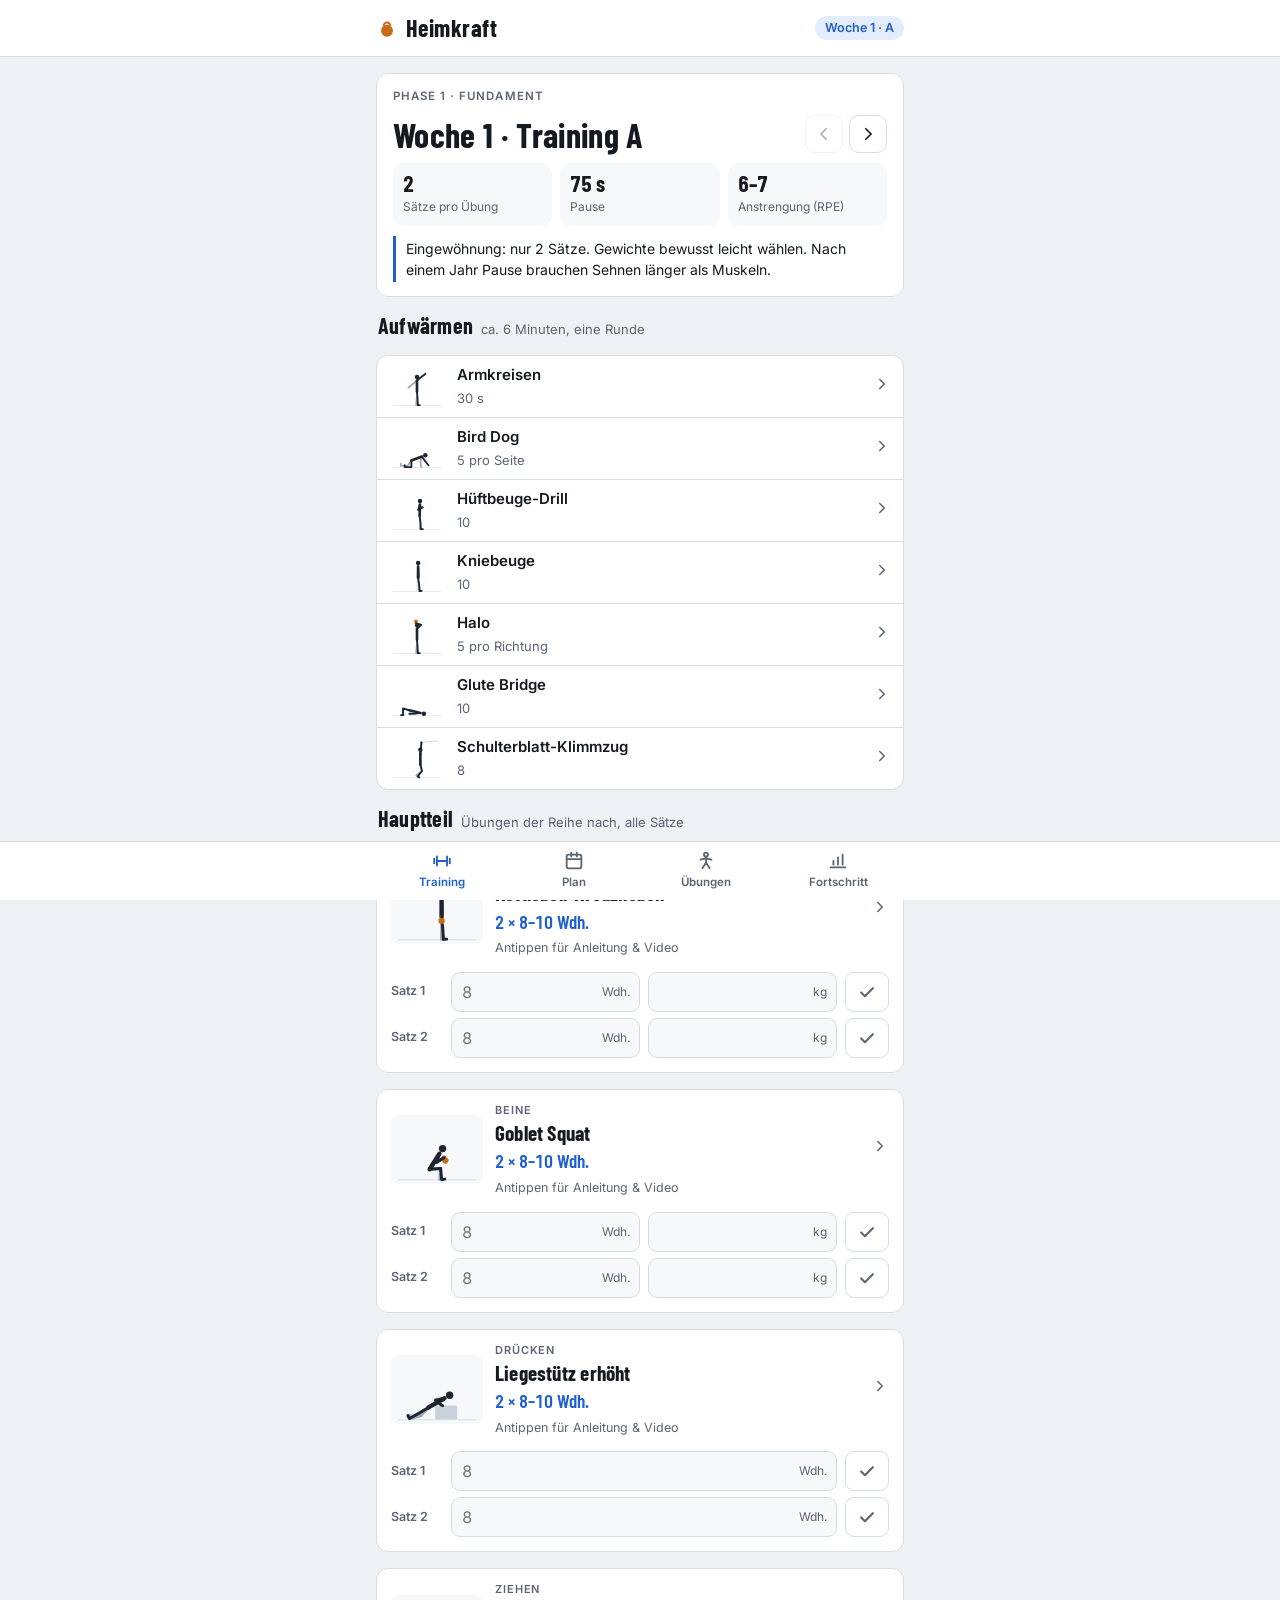
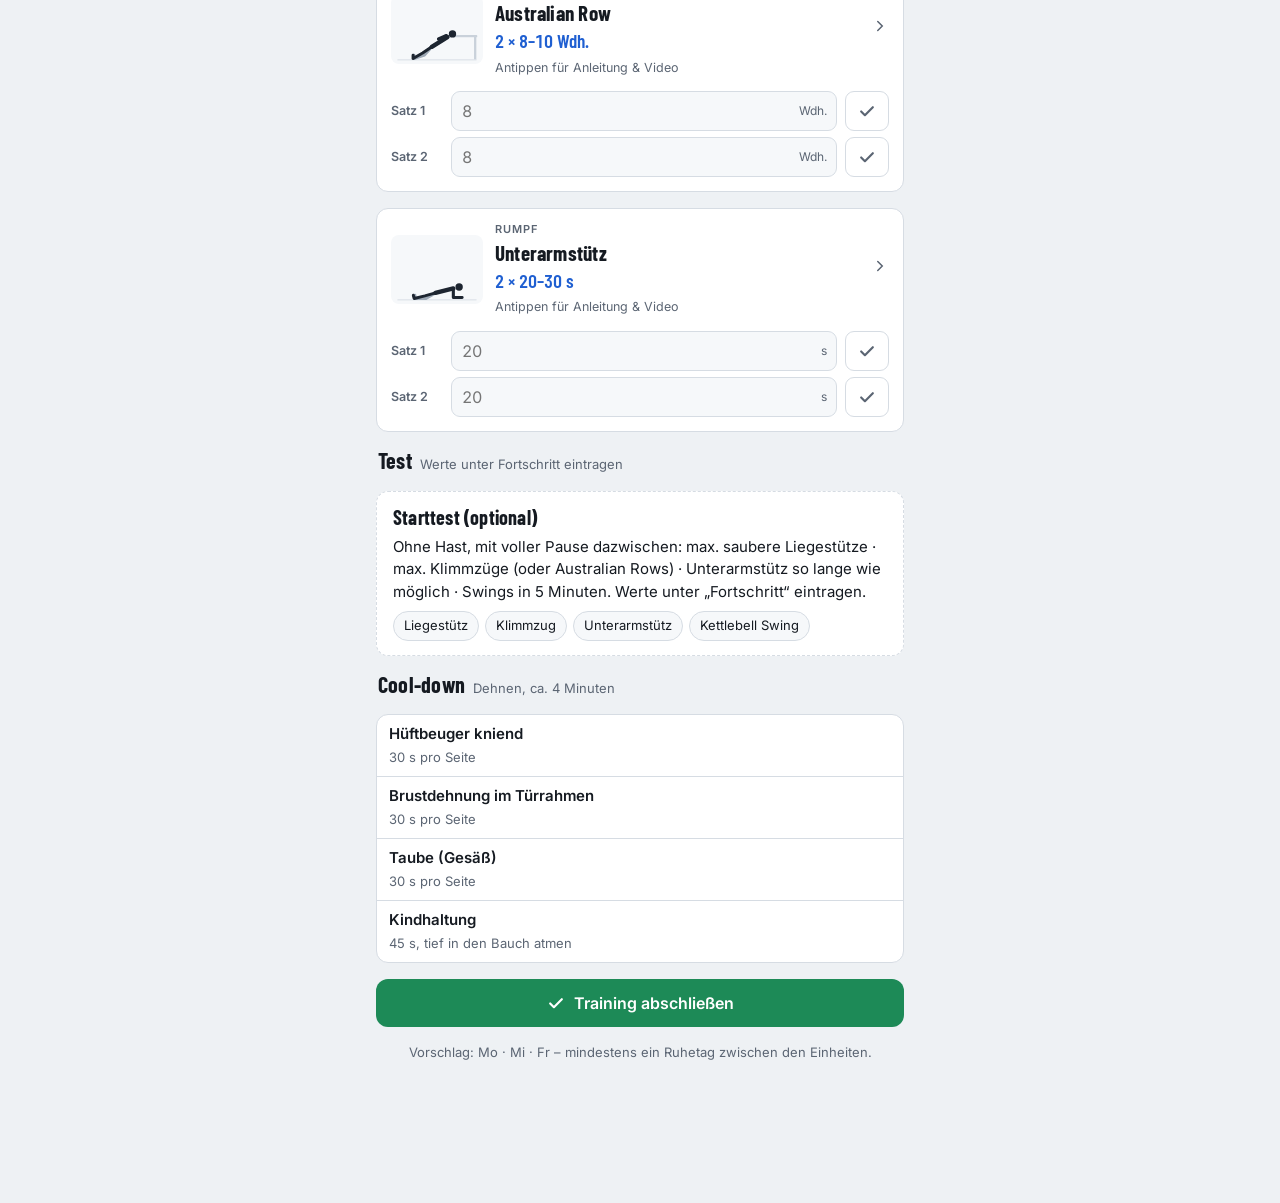
<file: fitness/index.html>
<!doctype html>
<html lang="de">
<head>
<meta charset="utf-8">
<meta name="viewport" content="width=device-width, initial-scale=1, viewport-fit=cover">
<!--PWA-->
<link rel="manifest" href="manifest.json">
<meta name="theme-color" content="#151a21">
<link rel="icon" href="icons/icon-192.png">
<link rel="apple-touch-icon" href="icons/icon-192.png">
<!--/PWA-->
<title>Heimkraft</title>
<meta name="claude:viewport-fit-sides" content="cover">
<link rel="preconnect" href="https://fonts.googleapis.com">
<link rel="preconnect" href="https://fonts.gstatic.com" crossorigin>
<link rel="stylesheet" href="https://fonts.googleapis.com/css2?family=Barlow+Condensed:wght@600;700&family=Inter:wght@400;500;600&display=swap">
<style>
/* Layout: mobile App-Hülle, eine Spalte (max. 560px), feste Tab-Leiste unten.
   Farbwelt: Gusseisen-Grau mit Kobalt als Bedienfarbe, Kupfer für die Kettlebell. */
:root{
  --bg:#eef1f4; --surface:#ffffff; --surface2:#f6f8fa; --ink:#151a21; --muted:#5b6573;
  --line:#d6dce3; --accent:#1f5fd1; --accent-ink:#ffffff; --accent-soft:#e3ecfb;
  --kb:#c96a14; --good:#1d8a57; --good-soft:#dff3e8; --warn:#a86400;
  --fig:#1d2530; --far:#9ea9b6; --prop:#c9d1da;
  --f-display:"Barlow Condensed","Arial Narrow",system-ui,sans-serif;
  --f-body:Inter,system-ui,-apple-system,"Segoe UI",Roboto,sans-serif;
  --r:12px;
}
@media (prefers-color-scheme: dark){:root:not([data-theme="light"]){
  --bg:#0f1318; --surface:#171c23; --surface2:#1d232b; --ink:#e7ebf0; --muted:#97a2b0;
  --line:#2a323c; --accent:#80a7ff; --accent-ink:#0b1426; --accent-soft:#1c2a45;
  --kb:#f0954a; --good:#4cc38a; --good-soft:#15301f; --warn:#e9a43a;
  --fig:#dde3ea; --far:#5b6674; --prop:#2f3843; color-scheme:dark}}
:root[data-theme="dark"]{
  --bg:#0f1318; --surface:#171c23; --surface2:#1d232b; --ink:#e7ebf0; --muted:#97a2b0;
  --line:#2a323c; --accent:#80a7ff; --accent-ink:#0b1426; --accent-soft:#1c2a45;
  --kb:#f0954a; --good:#4cc38a; --good-soft:#15301f; --warn:#e9a43a;
  --fig:#dde3ea; --far:#5b6674; --prop:#2f3843; color-scheme:dark}

*{box-sizing:border-box}
html,body{min-height:100%}
body{margin:0;background:var(--bg);color:var(--ink);font:15px/1.5 var(--f-body);-webkit-tap-highlight-color:transparent}
body::before{content:"";position:fixed;inset:0 0 auto;height:env(safe-area-inset-top,0px);z-index:30;background:var(--surface)}
button,input{font:inherit;color:inherit}
button{cursor:pointer}
:focus-visible{outline:2px solid var(--accent);outline-offset:2px}
h1,h2,h3{font-family:var(--f-display);font-weight:700;line-height:1.1;margin:0;text-wrap:balance;letter-spacing:.01em}
.num{font-variant-numeric:tabular-nums}

.top{position:sticky;top:env(safe-area-inset-top,0px);z-index:20;background:var(--surface);border-bottom:1px solid var(--line)}
.wrap{max-width:560px;margin:0 auto;padding-left:max(16px,env(safe-area-inset-left,0px));padding-right:max(16px,env(safe-area-inset-right,0px))}
.top .wrap{display:flex;align-items:center;gap:12px;padding-block:10px}
.brand{font-family:var(--f-display);font-size:24px;font-weight:700;letter-spacing:.02em;display:flex;align-items:center;gap:8px}
.brand svg{width:22px;height:22px}
.top .chip{margin-left:auto}
.chip{display:inline-flex;align-items:center;gap:6px;padding:3px 10px;border-radius:99px;background:var(--accent-soft);color:var(--accent);font-size:12.5px;font-weight:600;white-space:nowrap}
.chip.kb{background:color-mix(in srgb,var(--kb) 16%,transparent);color:var(--kb)}
.chip.good{background:var(--good-soft);color:var(--good)}
.chip.plain{background:var(--surface2);color:var(--muted)}

main .wrap{padding-block:16px 140px;display:flex;flex-direction:column;gap:16px}
.view[hidden]{display:none!important}
.view{display:flex;flex-direction:column;gap:16px}

.card{background:var(--surface);border:1px solid var(--line);border-radius:var(--r)}
.pad{padding:14px 16px}
.eyebrow{font-size:11.5px;letter-spacing:.09em;text-transform:uppercase;color:var(--muted);font-weight:600}
.muted{color:var(--muted)}
.small{font-size:13px}

/* Kopf des Trainings */
.hero{display:flex;flex-direction:column;gap:10px}
.hero-row{display:flex;align-items:center;gap:10px}
.hero h1{font-size:34px}
.hero .nav{margin-left:auto;display:flex;gap:6px}
.iconbtn{width:38px;height:38px;border-radius:10px;border:1px solid var(--line);background:var(--surface);display:grid;place-items:center}
.iconbtn:disabled{opacity:.35;cursor:default}
.iconbtn svg{width:18px;height:18px}
.facts{display:grid;grid-template-columns:repeat(3,1fr);gap:8px}
.fact{background:var(--surface2);border-radius:10px;padding:8px 10px}
.fact b{display:block;font-family:var(--f-display);font-size:22px;line-height:1.1}
.fact span{font-size:12px;color:var(--muted)}
.note{font-size:14px;border-left:3px solid var(--accent);padding:2px 0 2px 10px}

.sec-h{display:flex;align-items:baseline;gap:8px;padding:0 2px}
.sec-h h2{font-size:22px}
.sec-h .muted{font-size:13px}

/* Aufwärmen / Cool-down Liste */
.list{display:flex;flex-direction:column}
.li{display:flex;align-items:center;gap:12px;padding:8px 12px;border-top:1px solid var(--line);background:none;border-left:0;border-right:0;border-bottom:0;text-align:left;width:100%}
.li:first-child{border-top:0}
.li .fig{width:56px;flex:none}
.li .t{flex:1;min-width:0}
.li .t b{font-weight:600;display:block}
.li .t span{font-size:13px;color:var(--muted)}
.li .go{color:var(--muted);flex:none}

/* Übungskarte im Training */
.ex{overflow:hidden}
.ex-head{display:flex;gap:12px;padding:12px 14px 10px;align-items:center;background:none;border:0;width:100%;text-align:left}
.ex-head .fig{width:92px;flex:none;border-radius:8px;background:var(--surface2)}
.ex-head .t{flex:1;min-width:0;display:flex;flex-direction:column;gap:3px}
.ex-head h3{font-size:21px}
.dose{font-family:var(--f-display);font-size:19px;font-weight:600;color:var(--accent)}
.ex-head .meta{font-size:12.5px;color:var(--muted)}
.slot{font-size:11px;letter-spacing:.08em;text-transform:uppercase;color:var(--muted);font-weight:600}
.last{font-size:12.5px;color:var(--muted);padding:0 14px 8px}
.sets{display:flex;flex-direction:column;gap:6px;padding:4px 14px 14px}
.set{display:grid;grid-template-columns:52px 1fr 1fr 44px;gap:8px;align-items:center}
.set.nokg{grid-template-columns:52px 1fr 44px}
.set label{font-size:12.5px;color:var(--muted);font-weight:600}
.field{position:relative}
.field input{width:100%;height:40px;border-radius:9px;border:1px solid var(--line);background:var(--surface2);padding:0 40px 0 10px;font-variant-numeric:tabular-nums;font-size:16px}
.field i{position:absolute;right:10px;top:50%;transform:translateY(-50%);font-style:normal;font-size:12px;color:var(--muted);pointer-events:none}
.check{width:44px;height:40px;border-radius:9px;border:1.5px solid var(--line);background:var(--surface);display:grid;place-items:center;color:var(--muted)}
.check svg{width:20px;height:20px}
.check[aria-pressed="true"]{background:var(--good);border-color:var(--good);color:var(--surface)}
.set.done input{border-color:color-mix(in srgb,var(--good) 45%,var(--line))}

.finisher{padding:14px 16px;display:flex;flex-direction:column;gap:8px;border-style:dashed}
.finisher h3{font-size:20px}
.links{display:flex;flex-wrap:wrap;gap:6px}
.linkchip{border:1px solid var(--line);background:var(--surface2);border-radius:99px;padding:4px 10px;font-size:13px}

.btn{height:48px;border-radius:12px;border:0;background:var(--accent);color:var(--accent-ink);font-weight:600;font-size:16px;padding:0 18px;display:inline-flex;align-items:center;justify-content:center;gap:8px}
.btn.ghost{background:var(--surface);color:var(--ink);border:1px solid var(--line)}
.btn.good{background:var(--good);color:var(--surface)}
.btn.danger{background:transparent;color:#c0392b;border:1px solid currentColor}
.btn.block{width:100%}
.done-banner{display:flex;align-items:center;gap:10px;padding:12px 14px;background:var(--good-soft);color:var(--good);border-radius:var(--r);font-weight:600}

/* Plan */
.phase{display:flex;flex-direction:column;gap:8px}
.phase-h{padding:0 2px;display:flex;flex-direction:column;gap:2px}
.phase-h h2{font-size:24px}
.week{overflow:hidden}
.week-h{display:flex;align-items:center;gap:10px;padding:12px 14px;width:100%;background:none;border:0;text-align:left}
.week-h b{font-family:var(--f-display);font-size:20px;min-width:84px}
.dots{display:flex;gap:5px;margin-left:auto}
.dot{width:12px;height:12px;border-radius:50%;border:1.5px solid var(--line)}
.dot.on{background:var(--good);border-color:var(--good)}
.dot.now{border-color:var(--accent);box-shadow:0 0 0 2px var(--accent-soft)}
.week-b{padding:0 14px 14px;display:flex;flex-direction:column;gap:10px}
.week-b .note{font-size:13.5px}
.day{border:1px solid var(--line);border-radius:10px;padding:10px 12px;display:flex;flex-direction:column;gap:6px;background:var(--surface2)}
.day-h{display:flex;align-items:center;gap:8px}
.day-h b{font-family:var(--f-display);font-size:18px}
.day ol{margin:0;padding-left:20px;font-size:13.5px}
.day .open{margin-left:auto;font-size:13px;color:var(--accent);background:none;border:0;font-weight:600;padding:4px 0}
.badge{font-size:11px;padding:1px 7px;border-radius:99px;font-weight:600}

/* Übungsbibliothek */
.filters{display:flex;gap:6px;overflow-x:auto;padding-bottom:2px}
.filters button{border:1px solid var(--line);background:var(--surface);border-radius:99px;padding:6px 14px;font-size:13.5px;font-weight:500;white-space:nowrap}
.filters button[aria-pressed="true"]{background:var(--ink);color:var(--bg);border-color:var(--ink)}
.grid{display:grid;grid-template-columns:repeat(2,minmax(0,1fr));gap:10px}
.tile{display:flex;flex-direction:column;gap:6px;padding:8px 8px 10px;text-align:left;background:var(--surface);border:1px solid var(--line);border-radius:var(--r)}
.tile .fig{border-radius:8px;background:var(--surface2)}
.tile b{font-weight:600;font-size:14px;line-height:1.3;padding:0 2px}
.tile span{font-size:12px;color:var(--muted);padding:0 2px}

/* Figur */
.fig{display:block;width:100%;aspect-ratio:4/3;max-width:100%}
.fig .floor{stroke:var(--line);stroke-width:2}
.fig .far{stroke:var(--far)}
.fig .near{stroke:var(--fig)}
.fig .head{fill:var(--fig)}
.fig .limb{fill:none;stroke-linecap:round;stroke-linejoin:round;stroke-width:6.5}
.fig .torso{stroke-width:9.5}
.fig .prop{fill:var(--prop)}
.fig .bar{fill:var(--muted)}
.fig .barline{stroke:var(--prop);stroke-width:3}
.fig .kbb{fill:var(--kb)}
.fig .kbh{fill:none;stroke:var(--kb);stroke-width:2.6}

/* Detailansicht */
.sheet{position:fixed;inset:0;z-index:50;background:var(--bg);overflow-y:auto;overscroll-behavior:contain}
.sheet .wrap{padding-block:12px 40px;display:flex;flex-direction:column;gap:14px}
.sheet-top{display:flex;align-items:center;gap:10px;position:sticky;top:0;background:var(--bg);padding-block:calc(env(safe-area-inset-top,0px) + 8px) 8px;z-index:2}
.sheet-top h2{font-size:26px;flex:1;min-width:0}
.stage{position:relative;background:var(--surface);border:1px solid var(--line);border-radius:var(--r);padding:8px}
.stage-ctl{display:flex;gap:8px;padding:6px 4px 2px;align-items:center}
.stage-ctl button{border:1px solid var(--line);background:var(--surface2);border-radius:99px;padding:5px 12px;font-size:13px}
.stage-ctl button[aria-pressed="true"]{background:var(--ink);color:var(--bg);border-color:var(--ink)}
.tags{display:flex;flex-wrap:wrap;gap:6px}
.block h3{font-size:19px;margin-bottom:6px}
.block ol,.block ul{margin:0;padding-left:20px;display:flex;flex-direction:column;gap:6px}
.block p{margin:0}
.err li::marker{color:#c0392b}
.yt{display:flex;align-items:center;gap:10px;padding:12px 14px;text-decoration:none;color:var(--ink)}
.yt svg{width:30px;height:30px;flex:none}
.yt b{display:block}
.yt span{font-size:13px;color:var(--muted)}

/* Fortschritt */
.stats{display:grid;grid-template-columns:repeat(3,1fr);gap:8px}
.stat{padding:12px;display:flex;flex-direction:column;gap:2px}
.stat b{font-family:var(--f-display);font-size:30px;line-height:1}
.stat span{font-size:12px;color:var(--muted)}
.cal{display:grid;grid-template-columns:auto repeat(3,1fr);gap:4px 6px;align-items:center;font-size:13px}
.cal .c{height:22px;border-radius:6px;background:var(--surface2);border:1px solid var(--line)}
.cal .c.on{background:var(--good);border-color:var(--good)}
.cal .c.now{border-color:var(--accent);border-width:2px}
.cal .wl{color:var(--muted);font-variant-numeric:tabular-nums;padding-right:4px}
.tests{width:100%;border-collapse:collapse;font-size:14px}
.tests th{font-size:12px;color:var(--muted);text-align:left;font-weight:600;padding:4px 4px 6px}
.tests td{padding:4px}
.tests input{width:100%;height:36px;border-radius:8px;border:1px solid var(--line);background:var(--surface2);padding:0 8px;font-variant-numeric:tabular-nums}
.toggle{display:flex;align-items:center;gap:12px;padding:12px 16px}
.toggle .t{flex:1}
.switch{width:50px;height:30px;border-radius:99px;background:var(--line);border:0;position:relative;flex:none}
.switch::after{content:"";position:absolute;top:3px;left:3px;width:24px;height:24px;border-radius:50%;background:var(--surface);transition:transform .2s}
.switch[aria-checked="true"]{background:var(--accent)}
.switch[aria-checked="true"]::after{transform:translateX(20px)}
.prose{display:flex;flex-direction:column;gap:10px;font-size:14.5px}
.prose p{margin:0}
.prose ul{margin:0;padding-left:20px}

/* Tab-Leiste + Timer */
.tabs{position:fixed;left:0;right:0;bottom:0;z-index:40;background:var(--surface);border-top:1px solid var(--line);padding-bottom:env(safe-area-inset-bottom,0px)}
.tabs .wrap{display:grid;grid-template-columns:repeat(4,1fr)}
.tabs a{display:flex;flex-direction:column;align-items:center;gap:2px;padding:8px 0 9px;text-decoration:none;color:var(--muted);font-size:11.5px;font-weight:600}
.tabs a svg{width:22px;height:22px}
.tabs a[aria-current="page"]{color:var(--accent)}
.timer{position:fixed;left:0;right:0;bottom:calc(58px + env(safe-area-inset-bottom,0px));z-index:39;pointer-events:none}
.timer .wrap{pointer-events:auto}
.timer-box{display:flex;align-items:center;gap:10px;background:var(--ink);color:var(--bg);border-radius:14px;padding:10px 12px;box-shadow:0 8px 24px rgba(0,0,0,.25);position:relative;overflow:hidden;margin-bottom:8px}
.timer-box b{font-family:var(--f-display);font-size:28px;font-variant-numeric:tabular-nums;min-width:64px}
.timer-box .lbl{font-size:12.5px;opacity:.75;flex:1}
.timer-box button{border:0;background:color-mix(in srgb,var(--bg) 18%,transparent);color:var(--bg);border-radius:9px;padding:7px 10px;font-size:13px;font-weight:600}
.timer-box .prog{position:absolute;left:0;bottom:0;height:3px;background:var(--accent)}
.timer-box.end{background:var(--good)}

@media (max-width:380px){.facts{grid-template-columns:repeat(3,minmax(0,1fr))}.set{grid-template-columns:44px 1fr 1fr 44px}}
@media (prefers-reduced-motion:reduce){*{transition:none!important}}
</style>
</head>
<body>

<header class="top">
  <div class="wrap">
    <div class="brand">
      <svg viewBox="0 0 24 24" aria-hidden="true"><path d="M8.5 9.5a3.5 3.5 0 1 1 7 0" fill="none" stroke="var(--kb)" stroke-width="2.4"/><circle cx="12" cy="15" r="6.5" fill="var(--kb)"/></svg>
      Heimkraft
    </div>
    <span class="chip" id="topChip">Woche 1</span>
  </div>
</header>

<main>
  <div class="wrap">
    <section class="view" id="v-training" aria-label="Training"></section>
    <section class="view" id="v-plan" aria-label="Plan" hidden></section>
    <section class="view" id="v-uebungen" aria-label="Übungen" hidden></section>
    <section class="view" id="v-fortschritt" aria-label="Fortschritt" hidden></section>
  </div>
</main>

<div class="timer" id="timer" hidden>
  <div class="wrap">
    <div class="timer-box" id="timerBox">
      <b id="timerVal">1:15</b>
      <span class="lbl" id="timerLbl">Pause – atme tief durch</span>
      <button type="button" id="tPlus">+15 s</button>
      <button type="button" id="tSkip">Weiter</button>
      <div class="prog" id="timerProg"></div>
    </div>
  </div>
</div>

<nav class="tabs" aria-label="Bereiche">
  <div class="wrap">
    <a href="#training" data-v="training"><svg viewBox="0 0 24 24" fill="none" stroke="currentColor" stroke-width="2" stroke-linecap="round"><path d="M6.5 7v10M17.5 7v10M3.5 9.5v5M20.5 9.5v5M6.5 12h11"/></svg>Training</a>
    <a href="#plan" data-v="plan"><svg viewBox="0 0 24 24" fill="none" stroke="currentColor" stroke-width="2" stroke-linecap="round"><rect x="4" y="5" width="16" height="15" rx="2"/><path d="M4 10h16M9 3v4M15 3v4"/></svg>Plan</a>
    <a href="#uebungen" data-v="uebungen"><svg viewBox="0 0 24 24" fill="none" stroke="currentColor" stroke-width="2" stroke-linecap="round"><circle cx="12" cy="5" r="2.2"/><path d="M12 7.5v6.5M12 14l-4 6M12 14l4 6M6 10.5l6-1.5 6 1.5"/></svg>Übungen</a>
    <a href="#fortschritt" data-v="fortschritt"><svg viewBox="0 0 24 24" fill="none" stroke="currentColor" stroke-width="2" stroke-linecap="round"><path d="M4 19h16M7 16v-4M12 16V8M17 16V5"/></svg>Fortschritt</a>
  </div>
</nav>

<div class="sheet" id="sheet" role="dialog" aria-modal="true" aria-labelledby="sheetTitle" hidden></div>

<script>
"use strict";
/* ================================================================
   1) Strichfiguren-Animation
   Posen werden über Gelenkwinkel bzw. Zielpunkte (inverse Kinematik)
   beschrieben; dazwischen wird weich interpoliert. Gliedlängen bleiben
   dadurch konstant. Winkel: 0° = nach unten, 90° = nach vorn (rechts),
   180° = nach oben. Die Figur schaut immer nach rechts.
   ================================================================ */
const L = {T:40, N:5, R:8, UA:20, FA:19, TH:24, SH:24, FOOT:7};
const dir = a => { const r = a*Math.PI/180; return [Math.sin(r), Math.cos(r)]; };
const add = (p,q) => [p[0]+q[0], p[1]+q[1]];
const mul = (p,k) => [p[0]*k, p[1]*k];
const lerp = (a,b,s) => a+(b-a)*s;
const lerp2 = (p,q,s) => [lerp(p[0],q[0],s), lerp(p[1],q[1],s)];
const wrap = d => { d = ((d+180)%360+360)%360-180; return d; };
const lerpA = (a,b,s) => a + wrap(b-a)*s;
const deg = r => r*180/Math.PI;

function ik(B, T, l1, l2, b){
  const vx = T[0]-B[0], vy = T[1]-B[1];
  let d = Math.hypot(vx,vy);
  d = Math.max(Math.abs(l1-l2)+0.01, Math.min(l1+l2-0.01, d));
  const phi = deg(Math.atan2(vx,vy));
  const al = deg(Math.acos(Math.max(-1,Math.min(1,(l1*l1+d*d-l2*l2)/(2*l1*d)))));
  const a1 = phi + b*al;
  const J = add(B, mul(dir(a1), l1));
  const a2 = deg(Math.atan2(T[0]-J[0], T[1]-J[1]));
  return [a1, a2];
}
const T = (x,y,b) => ({t:[x,y], b});
const R = (x,y,b) => ({r:[x,y], b});

function limbAngles(base, spec, l1, l2, defB){
  if (Array.isArray(spec)) return spec;
  const tg = spec.t ? spec.t : add(base, spec.r);
  return ik(base, tg, l1, l2, spec.b ?? defB);
}
function shoulderOf(p){ return add(p.h, mul(dir(p.t), L.T)); }

function interp(P, Q, s){
  const hip = lerp2(P.h, Q.h, s);
  const t = lerpA(P.t, Q.t, s);
  const hd = lerp(P.hd||0, Q.hd||0, s);
  const S = add(hip, mul(dir(t), L.T));
  const SP = shoulderOf(P), SQ = shoulderOf(Q);
  const out = {hip, S, t, head: add(S, mul(dir(t+hd), L.N+L.R))};
  const limb = (key, base, bP, bQ, l1, l2, defB) => {
    const a = P[key], c = Q[key];
    let ang;
    const same = a && c && !Array.isArray(a) && !Array.isArray(c) &&
      ((a.t && c.t) || (a.r && c.r)) && (a.b ?? defB) === (c.b ?? defB);
    if (same){
      const tg = a.t ? lerp2(a.t, c.t, s) : add(base, lerp2(a.r, c.r, s));
      ang = ik(base, tg, l1, l2, a.b ?? defB);
    } else {
      const x = limbAngles(bP, a, l1, l2, defB), y = limbAngles(bQ, c, l1, l2, defB);
      ang = [lerpA(x[0], y[0], s), lerpA(x[1], y[1], s)];
    }
    const J = add(base, mul(dir(ang[0]), l1));
    const E = add(J, mul(dir(ang[1]), l2));
    return {J, E, a2: ang[1]};
  };
  out.aN = limb('aN', S, SP, SQ, L.UA, L.FA, -1);
  out.aF = limb('aF', S, SP, SQ, L.UA, L.FA, -1);
  out.lN = limb('lN', hip, P.h, Q.h, L.TH, L.SH, 1);
  out.lF = limb('lF', hip, P.h, Q.h, L.TH, L.SH, 1);
  const fd = (s < .5 ? P.fd : Q.fd) || 1;
  const fa = (P.fa !== undefined && Q.fa !== undefined) ? lerp(P.fa, Q.fa, s) : undefined;
  for (const k of ['lN','lF']){
    const a = fa !== undefined ? fa : out[k].a2 + 90*fd;
    out[k].toe = add(out[k].E, mul(dir(a), L.FOOT));
  }
  const kb = P.kb || Q.kb;
  if (kb){
    const off = (P.kb && Q.kb) ? lerp2(P.kb.off, Q.kb.off, s) : kb.off;
    const hand = kb.h === 'N' ? out.aN.E : kb.h === 'F' ? out.aF.E : lerp2(out.aN.E, out.aF.E, .5);
    out.kb = {hand, c: add(hand, off), side: kb.h === 'F' ? 'F' : 'N'};
  }
  return out;
}

const ease = {
  io: s => .5 - .5*Math.cos(Math.PI*s),
  lin: s => s
};

/* Standard-Stand */
const st = (x, o={}) => Object.assign({h:[x,92], t:180, aN:[4,2], aF:[-4,-2], lN:T(x+3,140), lF:T(x-3,140)}, o);
const KBM = (dx=0, dy=9) => ({h:'M', off:[dx,dy]});
const KBN = (dx=0, dy=9) => ({h:'N', off:[dx,dy]});

const hike = (o={}) => Object.assign({h:[86,100], t:112, aN:[-25,-25], aF:[-22,-22], lN:T(114,140), lF:T(110,140), kb:KBM(-6,6)}, o);

/* Liegestütz-Grundpositionen (Drehung um die Zehen) */
const pushTop = {h:[93.5,117.8], t:114.9, aN:T(130,140,-1), aF:T(128,140,-1), lN:T(50,138), lF:T(52,138), fd:-1};
const pushBot = {h:[97.8,133.6], t:95.2, aN:T(130,140,-1), aF:T(128,140,-1), lN:T(50,138), lF:T(52,138), fd:-1};
const hang = (o={}) => Object.assign({h:[112,94], t:180, aN:T(116,16,-1), aF:T(114,16,-1), lN:[20,-50], lF:[12,-58]}, o);
const pullTop = (o={}) => Object.assign({h:[102,62], t:177, aN:T(116,16,-1), aF:T(114,16,-1), lN:[24,-40], lF:[16,-50]}, o);
const back = (o={}) => Object.assign({h:[72,132], t:90, aN:[-70,180], aF:[-70,180], lN:T(48,140,-1), lF:T(50,140,-1), fd:-1}, o);

const PROP = {
  bar:   {type:'bar', x:116, y:16},
  bench: (x,y,w,h) => ({type:'rect', x, y, w, h}),
  table: {type:'table', x:120.5, y:88}
};

const ANIM = {
  kb_deadlift: {f:[
    {h:[110,92], t:180, aN:[2,0], aF:[-2,0], lN:T(114,140), lF:T(110,140), kb:KBM()},
    {h:[88,104], t:120, aN:[0,0], aF:[0,0], lN:T(114,140), lF:T(110,140), kb:KBM()}], d:[1.3,1.1], hold:[.35,.25]},
  hip_hinge: {f:[
    {h:[110,92], t:180, aN:R(10,9), aF:R(9,9), lN:T(114,140), lF:T(110,140)},
    {h:[88,102], t:116, aN:R(10,9), aF:R(9,9), lN:T(114,140), lF:T(110,140)}], d:[1.2,1.2], hold:[.3,.3]},
  kb_swing: {f:[ hike(),
    {h:[110,92], t:183, aN:[92,92], aF:[90,90], lN:T(114,140), lF:T(110,140), kb:KBM(9,-1)}], d:[.42,.6], hold:[.05,.08]},
  kb_swing_1h: {f:[ hike({aF:[-10,-5], kb:KBN(-6,6)}),
    {h:[110,92], t:183, aN:[92,92], aF:[40,60], lN:T(114,140), lF:T(110,140), kb:KBN(9,-1)}], d:[.42,.6], hold:[.05,.08]},
  kb_goblet_squat: {f:[
    {h:[104,92], t:180, aN:R(10,9), aF:R(9,9), lN:T(110,140), lF:T(106,140), kb:KBN(3,6)},
    {h:[84,118], t:148, aN:R(10,9), aF:R(9,9), lN:T(110,140), lF:T(106,140), kb:KBN(3,6)}], d:[1.4,1.1], hold:[.3,.5]},
  air_squat: {f:[
    st(104,{lN:T(110,140), lF:T(106,140)}),
    {h:[84,118], t:148, aN:[95,95], aF:[93,93], lN:T(110,140), lF:T(106,140)}], d:[1.2,1], hold:[.25,.3]},
  kb_reverse_lunge: {f:[
    {h:[108,92], t:180, aN:R(10,9), aF:R(9,9), lN:T(112,140), lF:T(106,140), kb:KBN(3,6)},
    {h:[100,98], t:180, aN:R(10,9), aF:R(9,9), lN:T(112,140), lF:T(86,128), kb:KBN(3,6)},
    {h:[92,108], t:178, aN:R(10,9), aF:R(9,9), lN:T(112,140), lF:T(66,140), kb:KBN(3,6)}], path:[[0,.7,.3],[1,.6,0],[2,.8,.35],[1,.6,0]]},
  split_squat: {f:[
    {h:[90,97], t:180, aN:R(6,30), aF:R(5,30), lN:T(112,140), lF:T(68,140)},
    {h:[90,112], t:180, aN:R(6,30), aF:R(5,30), lN:T(112,140), lF:T(68,140)}], d:[1.2,1], hold:[.25,.35]},
  bulgarian: {props:[PROP.bench(36,118,34,22)], f:[
    {h:[92,96], t:178, aN:R(10,9), aF:R(9,9), lN:T(116,140), lF:T(64,118), kb:KBN(3,6)},
    {h:[90,114], t:165, aN:R(10,9), aF:R(9,9), lN:T(116,140), lF:T(64,118), kb:KBN(3,6)}], d:[1.3,1], hold:[.25,.35]},
  box_pistol: {props:[PROP.bench(58,110,30,30)], f:[
    {h:[104,92], t:180, aN:[90,90], aF:[88,88], lN:T(106,140), lF:[30,40]},
    {h:[84,104], t:150, aN:[100,100], aF:[98,98], lN:T(106,140), lF:[80,86]}], d:[1.6,1.2], hold:[.3,.35]},
  kb_sl_rdl: {f:[
    {h:[104,92], t:180, aN:[0,0], aF:[2,0], lN:T(106,140), lF:[-8,-4], kb:KBN()},
    {h:[88,95], t:96, aN:[0,0], aF:[0,0], lN:T(104,140), lF:[-84,-86], kb:KBN()}], d:[1.4,1.2], hold:[.3,.35]},
  kb_row: {props:[PROP.bench(130,112,44,28)], f:[
    {h:[86,94], t:105, aN:[0,0], aF:T(142,112,-1), lN:T(98,140), lF:T(74,140), kb:KBN()},
    {h:[86,94], t:105, aN:[-110,0], aF:T(142,112,-1), lN:T(98,140), lF:T(74,140), kb:KBN()}], d:[.8,1.3], hold:[.2,.5]},
  kb_press: {f:[
    st(100,{aN:[15,165], aF:[6,2], kb:KBN(-3,6)}),
    st(100,{aN:[168,174], aF:[6,2], kb:KBN(-3,6)})], d:[.9,1.3], hold:[.35,.35]},
  kb_floor_press: {f:[
    back({aN:[-70,180], aF:[-72,180], kb:KBN(2,-4)}),
    back({aN:[180,180], aF:[-72,180], kb:KBN(2,-4)})], d:[.9,1.3], hold:[.35,.4]},
  kb_clean: {f:[ hike({aF:[-10,-5], kb:KBN(-6,6)}),
    st(110,{aN:[15,165], aF:[6,2], lN:T(114,140), lF:T(110,140), kb:KBN(-3,6)})], d:[.55,.75], hold:[.05,.45]},
  kb_snatch: {f:[ hike({aF:[-10,-5], kb:KBN(-6,6)}),
    st(110,{t:181, aN:[168,174], aF:[8,4], lN:T(114,140), lF:T(110,140), kb:KBN(-3,6)})], d:[.65,.8], hold:[.05,.45]},
  kb_tgu: {f:[
    {h:[110,132], t:-90, aN:[180,180], aF:[80,80], lN:T(132,140,1), lF:[90,90], kb:KBN(-3,5)},
    {h:[110,132], t:-118, aN:[180,180], aF:[10,90], lN:T(132,140,1), lF:[90,90], kb:KBN(-3,5)},
    {h:[110,132], t:-140, aN:[180,180], aF:[20,20], lN:T(132,140,1), lF:[90,90], kb:KBN(-3,5)},
    {h:[110,114], t:-115, aN:[180,180], aF:T(84,138,1), lN:T(132,140,1), lF:T(154,138,1), kb:KBN(-3,5)},
    {h:[106,108], t:178, aN:[180,180], aF:[0,0], lN:T(132,140,1), lF:T(80,140,1), kb:KBN(-3,5)},
    {h:[118,92], t:180, aN:[180,180], aF:[4,2], lN:T(124,140), lF:T(116,140), kb:KBN(-3,5)}],
    path:[[0,1,.5],[1,1,.4],[2,1,.4],[3,1.3,.4],[4,1.1,.4],[5,1.1,.8],[4,1.3,.4],[3,1.1,.4],[2,1,.4],[1,1,.4]]},
  kb_halo: {f:[
    st(100,{aN:R(13,-6), aF:R(12,-6), kb:KBM(0,-7)}),
    st(100,{aN:R(3,-24), aF:R(2,-24), kb:KBM(0,-7)}),
    st(100,{aN:R(-11,-12), aF:R(-12,-12), kb:KBM(0,-7)})], path:[[0,.8,.1],[1,.8,.05],[2,.8,.1],[1,.8,.05]]},
  kb_suitcase_carry: {f:[
    {h:[100,94], t:180, aN:[2,0], aF:[-14,-8], lN:T(114,140), lF:T(86,140), kb:KBN()},
    {h:[100,91], t:180, aN:[2,0], aF:[0,0], lN:T(100,140), lF:T(104,128), kb:KBN()},
    {h:[100,94], t:180, aN:[2,0], aF:[14,8], lN:T(86,140), lF:T(114,140), kb:KBN()},
    {h:[100,91], t:180, aN:[2,0], aF:[0,0], lN:T(104,128), lF:T(100,140), kb:KBN()}],
    path:[[0,.35,0],[1,.35,0],[2,.35,0],[3,.35,0]], ease:'lin'},
  glute_bridge: {f:[
    {h:[72,132], t:90, aN:[-84,-88], aF:[-84,-88], lN:T(50,140,-1), lF:T(52,140,-1), fd:-1},
    {h:[74,114], t:64, aN:[-84,-88], aF:[-84,-88], lN:T(50,140,-1), lF:T(52,140,-1), fd:-1}], d:[1,1.2], hold:[.3,.8]},
  pushup: {f:[pushTop, pushBot], d:[1.1,.8], hold:[.3,.2]},
  incline_pushup: {props:[PROP.bench(96,110,48,30)], f:[
    {h:[72.7,102.9], t:137, aN:T(112,110,-1), aF:T(110,110,-1), lN:T(40,138), lF:T(42,138), fd:-1},
    {h:[81.6,114], t:120, aN:T(112,110,-1), aF:T(110,110,-1), lN:T(40,138), lF:T(42,138), fd:-1}], d:[1.1,.8], hold:[.3,.2]},
  pike_pushup: {f:[
    {h:[96,94], t:75, hd:-25, aN:T(134,140,-1), aF:T(132,140,-1), lN:T(74,138), lF:T(76,138), fd:-1},
    {h:[98,96], t:52, hd:-20, aN:T(134,140,-1), aF:T(132,140,-1), lN:T(74,138), lF:T(76,138), fd:-1}], d:[1.2,.9], hold:[.3,.2]},
  bench_dips: {props:[PROP.bench(34,108,42,32)], f:[
    {h:[82,110], t:180, aN:T(76,108,-1), aF:T(74,108,-1), lN:T(114,140), lF:T(110,140)},
    {h:[84,128], t:176, aN:T(76,108,-1), aF:T(74,108,-1), lN:T(114,140), lF:T(110,140)}], d:[1.1,.8], hold:[.3,.2]},
  pullup: {props:[PROP.bar], f:[hang(), pullTop()], d:[1,1.3], hold:[.4,.35]},
  negative_pullup: {props:[PROP.bar], f:[pullTop(), hang()], d:[4,1], hold:[.5,.5]},
  australian_row: {props:[PROP.table], f:[
    {h:[95.3,129.7], t:100, aN:T(120.5,88,1), aF:T(119,88,1), lN:T(48,138), lF:T(50,138), fa:180},
    {h:[88.7,112.6], t:122, aN:T(120.5,88,1), aF:T(119,88,1), lN:T(48,138), lF:T(50,138), fa:180}], d:[1,1.3], hold:[.3,.45]},
  scap_pull: {props:[PROP.bar], f:[hang({h:[112,95], lN:[15,-40], lF:[10,-50]}), hang({h:[112,90], lN:[15,-40], lF:[10,-50]})], d:[.8,.9], hold:[.3,.6]},
  hanging_knee_raise: {props:[PROP.bar], f:[hang({lN:[8,-20], lF:[4,-24]}), hang({h:[110,94], t:176, lN:[100,8], lF:[96,4]})], d:[1,1.4], hold:[.3,.35]},
  plank: {f:[
    {h:[96.7,127.1], t:103.1, aN:[0,90], aF:[0,90], lN:T(50,138), lF:T(52,138), fd:-1},
    {h:[96.7,125.8], t:104, aN:[0,90], aF:[0,90], lN:T(50,138), lF:T(52,138), fd:-1}], d:[1.8,1.8], hold:[.2,.2]},
  hollow_hold: {f:[
    {h:[80,134], t:98, hd:8, aN:[100,100], aF:[100,100], lN:[-160,-90], lF:[-156,-90]},
    {h:[80,134], t:98, hd:8, aN:[100,100], aF:[100,100], lN:[-100,-100], lF:[-100,-100]}], d:[1.6,1.6], hold:[.8,1.2]},
  dead_bug: {f:[
    {h:[80,132], t:90, aN:[180,180], aF:[180,180], lN:[180,-90], lF:[180,-90]},
    {h:[80,132], t:90, aN:[180,180], aF:[96,96], lN:[-95,-95], lF:[180,-90]}], d:[1.3,1.1], hold:[.3,.6]},
  mountain_climber: {f:[
    Object.assign({}, pushTop, {lN:T(50,138), lF:T(104,134)}),
    Object.assign({}, pushTop, {lN:T(104,134), lF:T(52,138)})], d:[.32,.32], hold:[.02,.02]},
  bird_dog: {f:[
    {h:[80,116], t:112, aN:T(117,140,-1), aF:T(115,140,-1), lN:[0,-90], lF:[0,-90], fd:-1},
    {h:[80,116], t:108, aN:[100,100], aF:T(115,140,-1), lN:[0,-90], lF:[-96,-96], fd:-1}], d:[1.1,1], hold:[.3,.8]},
  arm_circles: {f:[
    st(100,{aN:[0,0], aF:[180,180]}),
    st(100,{aN:[120,120], aF:[300,300]}),
    st(100,{aN:[240,240], aF:[60,60]})], path:[[0,.45,0],[1,.45,0],[2,.45,0]], ease:'lin'}
};
ANIM.chinup = ANIM.pullup;

function svgEl(tag, attrs, parent){
  const e = document.createElementNS('http://www.w3.org/2000/svg', tag);
  for (const k in attrs) e.setAttribute(k, attrs[k]);
  if (parent) parent.appendChild(e);
  return e;
}

const figures = new Set();
const reduceMotion = matchMedia('(prefers-reduced-motion: reduce)').matches;

function buildPath(anim){
  if (anim.path) return anim.path;
  const n = anim.f.length, d = anim.d || [], h = anim.hold || [];
  const idx = [...Array(n).keys()];
  const seq = n > 2 ? idx.concat(idx.slice(1, -1).reverse()) : idx;
  return seq.map((fi, k) => [fi, d[k % d.length] ?? 1, h[k % h.length] ?? .2]);
}

function makeFigure(id, opts={}){
  const anim = ANIM[id];
  const svg = svgEl('svg', {viewBox:'14 0 172 150', class:'fig', role:'img', 'aria-label':(EX[id]?.n || id)+' – Bewegungsablauf'});
  if (!anim) return svg;
  for (const p of anim.props || []){
    if (p.type === 'rect') svgEl('rect', {x:p.x, y:p.y, width:p.w, height:p.h, rx:2.5, class:'prop'}, svg);
    if (p.type === 'bar'){ svgEl('line', {x1:p.x, y1:p.y, x2:p.x+60, y2:p.y-6, class:'barline'}, svg); svgEl('circle', {cx:p.x, cy:p.y, r:3.4, class:'bar'}, svg); }
    if (p.type === 'table'){ svgEl('rect', {x:p.x-3, y:p.y-1, width:70, height:5, rx:1.5, class:'prop'}, svg); svgEl('rect', {x:p.x+60, y:p.y+3, width:5, height:140-p.y-3, class:'prop'}, svg); }
  }
  svgEl('line', {x1:14, y1:141, x2:186, y2:141, class:'floor'}, svg);
  const mk = cls => svgEl('polyline', {class:'limb '+cls}, svg);
  const kbFar = svgEl('g', {}, svg);
  const lF = mk('far'), aF = mk('far');
  const torso = svgEl('line', {class:'limb torso near'}, svg);
  const head = svgEl('circle', {r:L.R, class:'head'}, svg);
  const lN = mk('near');
  const kbNear = svgEl('g', {}, svg);
  const aN = mk('near');
  const kbParts = g => ({g, h:svgEl('circle', {r:3.8, class:'kbh'}, g), b:svgEl('circle', {r:6.8, class:'kbb'}, g)});
  const KF = kbParts(kbFar), KN = kbParts(kbNear);
  const pts = arr => arr.map(p => p[0].toFixed(1)+','+p[1].toFixed(1)).join(' ');
  const path = buildPath(anim);
  const total = path.reduce((s, p) => s + p[1] + p[2], 0);
  const ef = ease[anim.ease || 'io'];
  const fig = {svg, playing: !reduceMotion || opts.autoplay, visible: false, speed: 1, t: 0,
    render(time){
      let tt = time % total, i = 0;
      while (tt > path[i][1] + path[i][2]){ tt -= path[i][1] + path[i][2]; i++; }
      const [fi, dur, hold] = path[i];
      const next = path[(i+1) % path.length][0];
      const s = tt < hold ? 0 : ef(Math.min(1, (tt-hold)/dur));
      const p = interp(anim.f[fi], anim.f[next], s);
      lF.setAttribute('points', pts([p.hip, p.lF.J, p.lF.E, p.lF.toe]));
      lN.setAttribute('points', pts([p.hip, p.lN.J, p.lN.E, p.lN.toe]));
      aF.setAttribute('points', pts([p.S, p.aF.J, p.aF.E]));
      aN.setAttribute('points', pts([p.S, p.aN.J, p.aN.E]));
      torso.setAttribute('x1', p.hip[0]); torso.setAttribute('y1', p.hip[1]);
      torso.setAttribute('x2', p.S[0]); torso.setAttribute('y2', p.S[1]);
      head.setAttribute('cx', p.head[0]); head.setAttribute('cy', p.head[1]);
      for (const [K, side] of [[KF,'F'],[KN,'N']]){
        const on = p.kb && p.kb.side === side;
        K.g.style.display = on ? '' : 'none';
        if (on){ K.h.setAttribute('cx', p.kb.hand[0]); K.h.setAttribute('cy', p.kb.hand[1]);
          K.b.setAttribute('cx', p.kb.c[0]); K.b.setAttribute('cy', p.kb.c[1]); }
      }
    }
  };
  // Startbild: Ende des ersten Bewegungsabschnitts (auch die ruhige Darstellung bei reduzierter Bewegung)
  fig.t = path[0][1] + path[0][2];
  fig.render(fig.t);
  svg._fig = fig;
  figures.add(fig);
  io && io.observe(svg);
  return svg;
}

const io = 'IntersectionObserver' in window ? new IntersectionObserver(es => {
  for (const e of es) if (e.target._fig) e.target._fig.visible = e.isIntersecting;
}) : null;

let lastTs = 0;
function loop(ts){
  const dt = Math.min(.1, (ts - lastTs)/1000 || 0); lastTs = ts;
  for (const f of figures){
    if (!f.svg.isConnected){ figures.delete(f); io && io.unobserve(f.svg); continue; }
    if (f.playing && (f.visible || !io)){ f.t += dt*f.speed; f.render(f.t); }
  }
  requestAnimationFrame(loop);
}
requestAnimationFrame(loop);

/* ================================================================
   2) Übungen
   ================================================================ */
const yt = q => 'https://www.youtube.com/results?search_query=' + encodeURIComponent(q);
const EX = {
  kb_deadlift:{n:'Kettlebell-Kreuzheben', en:'Kettlebell Deadlift', cat:'kb', type:'str', kg:true,
    mus:'Gesäß, Beinbeuger, unterer Rücken, Griff',
    steps:['Füße hüftbreit, die Kettlebell steht mittig zwischen den Füßen auf Höhe der Knöchel.',
      'Hüfte nach hinten schieben, als wolltest du mit dem Po eine Tür schließen. Rücken gerade, Blick schräg nach vorn unten.',
      'Griff mit beiden Händen, Schultern weg von den Ohren, Achseln „zusammendrücken“ (Latissimus an).',
      'Durch die Fersen in den Boden drücken und die Hüfte nach vorn bringen. Oben stehst du gerade, das Gesäß fest angespannt.'],
    err:['Runder Rücken beim Greifen oder Ablassen.','Kniebeuge statt Hüftbeuge: Die Knie wandern weit nach vorn.','Oben nach hinten lehnen (Hohlkreuz).'],
    tip:'Das ist die Grundlage für den Swing. Erst wenn das Kreuzheben sicher sitzt, kommt Schwung dazu. Unten einatmen, beim Hochkommen ausatmen.',
    easier:'Kettlebell auf eine Erhöhung (Buch, Stufe) stellen.', harder:'Schwerere Glocke oder einbeinig (siehe Einbeiniges Kreuzheben).',
    q:'kettlebell deadlift technique tutorial'},
  kb_swing:{n:'Kettlebell Swing', en:'Two-Hand Swing', cat:'kb', type:'bal', kg:true,
    mus:'Gesäß, Beinbeuger, Rumpf, Griff, Ausdauer',
    steps:['Kettlebell etwa 30 cm vor den Füßen. Hüftbeuge wie beim Kreuzheben, Glocke greifen und leicht zu dir kippen.',
      'Glocke kraftvoll zwischen die Beine nach hinten „hiken“ (wie beim Football-Snap). Die Unterarme berühren die Innenseiten der Oberschenkel.',
      'Hüfte explosiv nach vorn strecken. Die Glocke schwebt durch den Hüftstoß bis auf Brusthöhe, die Arme sind nur Seile.',
      'Oben stehst du wie ein Brett: Gesäß, Bauch und Oberschenkel fest. Glocke fallen lassen und erst spät, kurz vor dem Körper, wieder in die Hüfte gehen.'],
    err:['Mit den Armen oder Schultern heben.','In die Kniebeuge gehen statt die Hüfte nach hinten zu schieben.','Glocke schwingt zu tief, auf Kniehöhe statt zwischen den Oberschenkeln.','Oben nach hinten lehnen.'],
    tip:'Am höchsten Punkt kurz und kräftig durch die Nase ausatmen („tss“). Die Kraft kommt fast vollständig aus der Hüfte. Zum Beenden die Glocke wieder nach hinten hiken und kontrolliert vor dir abstellen.',
    easier:'Kreuzheben üben und Swings nur bis Hüfthöhe.', harder:'Schwerere Glocke oder einarmiger Swing.',
    q:'kettlebell swing technique hardstyle tutorial'},
  kb_swing_1h:{n:'Einarmiger Swing', en:'One-Arm Swing', cat:'kb', type:'bal', side:true, kg:true, dose:['8','10–12','12'],
    mus:'Gesäß, Beinbeuger, schräge Bauchmuskeln, Griff',
    steps:['Wie der beidarmige Swing, aber eine Hand am Griff, der Daumen zeigt beim Hike nach hinten.',
      'Schulter „verpacken“: Sie bleibt tief und zieht nicht nach vorn mit.',
      'Hüftstoß, die Glocke schwebt auf Brusthöhe. Der Oberkörper dreht sich nicht mit.',
      'Die freie Hand begleitet die Bewegung locker. Nach den Wiederholungen die Seite wechseln.'],
    err:['Der Oberkörper rotiert zur Glocke hin.','Die Schulter wird nach vorn gerissen.','Zu schweres Gewicht, sodass Arm und Rücken die Arbeit übernehmen.'],
    tip:'Ein guter Zwischenschritt zum Clean und Snatch. Erst üben, wenn der beidarmige Swing sauber und kraftvoll sitzt.',
    easier:'Beidarmiger Swing.', harder:'Seitenwechsel in der Luft (Hand-to-Hand) oder Snatch.',
    q:'one arm kettlebell swing technique'},
  kb_goblet_squat:{n:'Goblet Squat', en:'Goblet Squat', cat:'kb', type:'str', kg:true,
    mus:'Oberschenkel vorn, Gesäß, Rumpf',
    steps:['Kettlebell an den Griffseiten („Hörnern“) vor der Brust halten, die Ellbogen zeigen nach unten.',
      'Füße etwas breiter als hüftbreit, Zehen leicht nach außen.',
      'Zwischen die Fersen absenken. Die Ellbogen gleiten innen an den Knien vorbei, die Brust bleibt oben.',
      'Aus dem ganzen Fuß hochdrücken, oben das Gesäß anspannen.'],
    err:['Fersen heben vom Boden ab.','Knie fallen nach innen.','Der Rücken rundet sich am tiefsten Punkt.'],
    tip:'Unten 1–2 Sekunden halten und die Knie mit den Ellbogen sanft nach außen drücken. Das verbessert die Hüftbeweglichkeit. Oben einatmen, Bauch fest, beim Hochdrücken ausatmen.',
    easier:'Ohne Gewicht, auf einen Stuhl setzen und wieder aufstehen.', harder:'Schwerere Glocke, 3 Sekunden langsam absenken.',
    q:'kettlebell goblet squat technique'},
  air_squat:{n:'Kniebeuge', en:'Air Squat', cat:'warm', type:'str',
    mus:'Beine, Gesäß, Hüftbeweglichkeit',
    steps:['Füße schulterbreit, Zehen leicht nach außen.','Hüfte nach hinten und unten, die Arme gehen zum Ausgleich nach vorn.','So tief, wie es mit geradem Rücken geht, dann hochdrücken.'],
    err:['Fersen heben ab.','Knie fallen nach innen.'],
    tip:'Im Aufwärmen locker und fließend, kein Krafttraining.', easier:'An einem Türrahmen festhalten.', harder:'Unten kurz halten.',
    q:'bodyweight squat form'},
  kb_reverse_lunge:{n:'Rückwärts-Ausfallschritt', en:'Goblet Reverse Lunge', cat:'kb', type:'str', side:true, kg:true,
    mus:'Oberschenkel, Gesäß, Gleichgewicht',
    steps:['Kettlebell vor der Brust (Goblet-Griff), aufrecht stehen.',
      'Mit einem Bein einen großen Schritt nach hinten machen.',
      'Senkrecht absenken, bis das hintere Knie knapp über dem Boden ist. Das vordere Knie bleibt über dem Mittelfuß.',
      'Über die Ferse des vorderen Beins zurück in den Stand drücken.'],
    err:['Das vordere Knie knickt nach innen.','Der Oberkörper kippt stark nach vorn.','Der Schritt ist zu kurz, die Ferse hebt ab.'],
    tip:'Rückwärts ist gelenkschonender als vorwärts. Bei Gleichgewichtsproblemen erst ohne Gewicht und mit einer Hand an der Wand üben.',
    easier:'Ohne Gewicht.', harder:'Kettlebell in Rack-Position oder schwerer.',
    q:'goblet reverse lunge kettlebell'},
  split_squat:{n:'Split Squat', en:'Split Squat', cat:'bw', type:'str', side:true,
    mus:'Oberschenkel, Gesäß, Hüftbeuger-Dehnung',
    steps:['Schrittstellung: ein Fuß vorn, einer weit hinten auf dem Fußballen. Hände an die Hüfte.',
      'Senkrecht nach unten sinken, bis das hintere Knie fast den Boden berührt.',
      'Über das vordere Bein wieder hochdrücken. Die Füße bleiben stehen.'],
    err:['Zu schmale Stellung (wie auf einem Seil), dadurch wackelig.','Das Gewicht liegt auf dem hinteren Bein.'],
    tip:'Die Vorstufe zum Bulgarian Split Squat. Füße etwa hüftbreit nebeneinander, wie auf Schienen.',
    easier:'An einer Wand oder einem Stuhl festhalten.', harder:'Kettlebell in beiden Händen oder als Goblet halten.',
    q:'split squat form tutorial'},
  bulgarian:{n:'Bulgarian Split Squat', en:'Bulgarian Split Squat', cat:'bw', type:'str', side:true, kg:true,
    mus:'Oberschenkel, Gesäß, Gleichgewicht',
    steps:['Etwa einen großen Schritt vor einem Stuhl oder Sofa stehen. Den hinteren Fußrücken auf die Sitzfläche legen.',
      'Optional eine Kettlebell vor der Brust halten.',
      'Senkrecht absenken, bis das hintere Knie fast den Boden berührt. Der vordere Fuß steht vollständig auf.',
      'Über das vordere Bein hochdrücken.'],
    err:['Der vordere Fuß steht zu nah am Stuhl.','Das Gewicht wird ins hintere Bein verlagert.','Die Hüfte dreht sich zur Seite.'],
    tip:'Leicht nach vorn geneigt trainierst du mehr das Gesäß, aufrecht mehr den vorderen Oberschenkel.',
    easier:'Split Squat ohne Erhöhung.', harder:'Schwerere Kettlebell, langsames Absenken.',
    q:'bulgarian split squat form'},
  box_pistol:{n:'Pistol Squat zur Box', en:'Box Pistol Squat', cat:'bw', type:'str', side:true, dose:['5–6','6–8','6–8'],
    mus:'Oberschenkel, Gesäß, Gleichgewicht, Hüftbeuger',
    steps:['Vor einem Stuhl oder einer Box stehen, ein Bein leicht nach vorn anheben.',
      'Die Arme nach vorn strecken (Gegengewicht) und auf einem Bein langsam auf die Box setzen. Nicht fallen lassen!',
      'Kurz sitzen, Spannung halten und ohne Schwung auf einem Bein wieder aufstehen.'],
    err:['Plumpsen lassen statt kontrolliert absetzen.','Das Knie fällt nach innen.','Die Ferse hebt ab.'],
    tip:'Progression: Box schrittweise tiefer machen (Kissen weg, niedrigere Box). Mit einer leichten Kettlebell vor der Brust wird es oft leichter, weil sie als Gegengewicht wirkt.',
    easier:'Höhere Box oder an einem Türrahmen festhalten.', harder:'Niedrigere Box, irgendwann ganz ohne.',
    q:'box pistol squat progression'},
  kb_sl_rdl:{n:'Einbeiniges Kreuzheben', en:'Single-Leg RDL', cat:'kb', type:'str', side:true, kg:true,
    mus:'Beinbeuger, Gesäß, Fußgewölbe, Gleichgewicht',
    steps:['Auf einem Bein stehen, das Knie leicht gebeugt. Die Kettlebell in der Hand gegenüber dem Standbein.',
      'Hüfte nach hinten schieben, das freie Bein streckt sich nach hinten. Der Körper kippt wie eine Wippe.',
      'Die Hüfte bleibt parallel zum Boden und öffnet sich nicht zur Seite.',
      'Bis der Oberkörper fast waagerecht ist, dann über das Gesäß zurück in den Stand.'],
    err:['Die Hüfte rotiert auf.','Runder Rücken.','Das Standbein ist komplett durchgestreckt.'],
    tip:'Anfangs mit den Fingerspitzen der freien Hand an einer Wand balancieren. Langsam ist hier besser.',
    easier:'Hintere Zehenspitze leicht am Boden lassen (Kickstand).', harder:'Schwerere Glocke, Pause unten.',
    q:'kettlebell single leg deadlift technique'},
  kb_row:{n:'Einarmiges Rudern', en:'Single-Arm Kettlebell Row', cat:'kb', type:'str', side:true, kg:true,
    mus:'Latissimus, oberer Rücken, hintere Schulter, Bizeps',
    steps:['Freie Hand auf einen Stuhl oder eine Bank stützen, Rücken gerade und fast waagerecht.',
      'Die Kettlebell hängt unter der Schulter.',
      'Den Ellbogen nah am Körper Richtung Hüfte ziehen, das Schulterblatt geht nach hinten unten.',
      'Oben eine Sekunde halten, dann kontrolliert ablassen.'],
    err:['Der Oberkörper dreht sich auf.','Die Schulter zieht Richtung Ohr.','Mit Schwung arbeiten.'],
    tip:'Denke daran, den Ellbogen in die Hosentasche zu ziehen, nicht die Hand. Die beste Zugübung, wenn noch keine Klimmzugstange da ist.',
    easier:'Leichtere Glocke, Knie auf der Bank.', harder:'Schwerer, 3 Sekunden ablassen.',
    q:'single arm kettlebell row form'},
  kb_press:{n:'Schulterdrücken', en:'Kettlebell Overhead Press', cat:'kb', type:'str', side:true, kg:true, dose:['6–8','6–10','5–8'],
    mus:'Schultern, Trizeps, oberer Rücken, Rumpf',
    steps:['Kettlebell in die Rack-Position bringen: Die Glocke liegt außen am Unterarm, das Handgelenk ist gerade, der Ellbogen am Körper.',
      'Gesäß und Bauch fest anspannen, als würdest du gleich einen Schlag abfangen.',
      'Senkrecht nach oben drücken, der Bizeps endet neben dem Ohr.',
      'Kontrolliert zurück in die Rack-Position.'],
    err:['Hohlkreuz oder nach hinten lehnen.','Abgeknicktes Handgelenk.','Der Ellbogen zeigt weit zur Seite.'],
    tip:'Die Glocke zu Beginn mit einem Clean oder mit beiden Händen in die Rack-Position holen. Mit der freien Hand eine Faust machen, das stabilisiert.',
    easier:'Halbkniend drücken oder leichtere Glocke.', harder:'Schwerer, Pause oben, Bottoms-up-Haltung.',
    q:'kettlebell overhead press technique'},
  kb_floor_press:{n:'Floor Press', en:'Kettlebell Floor Press', cat:'kb', type:'str', side:true, kg:true, dose:['8–10','10–12','8–10'],
    mus:'Brust, Trizeps, vordere Schulter',
    steps:['In Rückenlage, Knie angewinkelt. Die Kettlebell mit beiden Händen zur Seite rollen und in Position bringen.',
      'Der Oberarm liegt etwa 45° zum Körper auf dem Boden, der Unterarm steht senkrecht.',
      'Die Glocke senkrecht nach oben drücken.',
      'Kontrolliert ablassen, bis der Oberarm den Boden berührt. Kurz absetzen, nicht aufschlagen.'],
    err:['Abgeknicktes Handgelenk.','Den Ellbogen auf den Boden knallen lassen.','Den Ellbogen 90° abspreizen.'],
    tip:'Ein schulterfreundlicher Ersatz fürs Bankdrücken aus dem Studio. Zum Beenden die Glocke mit beiden Händen zur Seite ablegen.',
    easier:'Leichtere Glocke.', harder:'Schwerer, Pause unten.',
    q:'kettlebell floor press technique'},
  kb_clean:{n:'Kettlebell Clean', en:'Kettlebell Clean', cat:'kb', type:'str', side:true, kg:true, dose:['6–8','8','8–10'],
    mus:'Hüfte, Gesäß, oberer Rücken, Griff',
    steps:['Start wie beim einarmigen Swing: hiken.',
      'Hüfte explosiv strecken, der Ellbogen bleibt nah am Körper.',
      'Die Glocke eng am Körper nach oben führen, wie beim Hochziehen eines Reißverschlusses.',
      'Die Hand um die Glocke herum „durchschieben“, sodass die Glocke weich auf dem Unterarm landet (Rack-Position).'],
    err:['Die Glocke knallt auf den Unterarm, weil sie in einem zu weiten Bogen fliegt.','Mit dem Arm reißen statt aus der Hüfte.','Die Rack-Position mit abgeknicktem Handgelenk.'],
    tip:'Wenn es am Unterarm schmerzt, war der Bogen zu weit. Mit langen Ärmeln üben. Aus der Rack-Position wieder nach hinten zwischen die Beine fallen lassen.',
    easier:'Dead Clean: jede Wiederholung vom Boden starten.', harder:'Clean + Press kombinieren.',
    q:'kettlebell clean technique tutorial'},
  kb_snatch:{n:'Kettlebell Snatch', en:'Kettlebell Snatch', cat:'kb', type:'bal', side:true, kg:true, dose:['5','6–8','8–10'],
    mus:'Ganzer Körper: Hüfte, Gesäß, Schultern, Griff, Ausdauer',
    steps:['Start wie beim einarmigen Swing.',
      'Kraftvoller Hüftstoß, die Glocke nah am Körper nach oben führen, der Ellbogen geht hoch.',
      'Über Kopf die Hand nach oben „durchstoßen“, sodass die Glocke weich auf dem Unterarm landet. Arm gestreckt, Bizeps am Ohr.',
      'Abwärts: Glocke über den Kopf nach vorn fallen lassen, die Hüfte erst spät beugen und hiken.'],
    err:['Den Arm gestreckt nach oben schwingen. Dann schlägt die Glocke auf den Unterarm.','Hohlkreuz über Kopf.','Zu früh zu schwer.'],
    tip:'Die Königsübung mit der Kettlebell. Erst ab Phase 3, wenn Swing und Clean sicher sitzen. Lieber leichter und sauber.',
    easier:'High Pull (Glocke nur bis Brusthöhe ziehen) oder Clean + Press.', harder:'Mehr Wiederholungen in fester Zeit.',
    q:'kettlebell snatch technique tutorial'},
  kb_tgu:{n:'Turkish Get-up', en:'Turkish Get-up', cat:'kb', type:'tgu', side:true, kg:true, dose:['1','2','2–3'],
    mus:'Schultern, Rumpf, Hüfte, Koordination',
    steps:['Rückenlage, die Kettlebell im gestreckten Arm senkrecht über der Schulter. Das Bein auf der Glockenseite ist angewinkelt.',
      'Auf den freien Ellbogen rollen, dann auf die Hand hochdrücken. Der Blick bleibt immer bei der Glocke.',
      'Die Hüfte anheben (Brücke) und das gestreckte Bein unter dem Körper nach hinten fädeln: Halbkniestand.',
      'Den Oberkörper aufrichten und wie aus einem Ausfallschritt aufstehen.',
      'Exakt in umgekehrter Reihenfolge zurück auf den Boden.'],
    err:['Der Arm mit der Glocke steht nicht senkrecht.','Der Blick geht weg von der Glocke.','Hastig arbeiten.'],
    tip:'Erst ohne Gewicht üben oder mit einem Schuh auf der Faust: Wenn er wackelt, war es zu schnell. Langsam, Schritt für Schritt.',
    easier:'Nur bis auf den Ellbogen oder bis zur Hand (halber Get-up).', harder:'Schwerere Glocke.',
    q:'turkish get up step by step tutorial'},
  kb_halo:{n:'Halo', en:'Kettlebell Halo', cat:'warm', type:'warm', kg:true,
    mus:'Schulterbeweglichkeit, oberer Rücken, Rumpf',
    steps:['Die Kettlebell kopfüber an den Hörnern vor der Brust halten.','Eng um den Kopf kreisen: an der Schläfe vorbei, hinter dem Kopf, an der anderen Seite zurück.','Rumpf fest, kein Hohlkreuz. Richtung wechseln.'],
    err:['Hohlkreuz beim Kreisen hinter dem Kopf.','Zu schwere Glocke.'],
    tip:'Leichte Glocke (8–12 kg). Ideal zum Aufwärmen der Schultern.', easier:'Kleinere Kreise.', harder:'Langsamer.',
    q:'kettlebell halo exercise'},
  kb_suitcase_carry:{n:'Suitcase Carry', en:'Suitcase Carry', cat:'kb', type:'carry', side:true, kg:true,
    mus:'Seitliche Bauchmuskeln, Griff, Schultern, Haltung',
    steps:['Die Kettlebell einseitig wie einen Koffer tragen.','Aufrecht stehen, nicht zur Glocke hin neigen. Beide Schultern bleiben gleich hoch.','Ruhig gehen, durch die Wohnung oder auf der Stelle. Dann Seite wechseln.'],
    err:['Zur Seite kippen.','Die Schulter auf der Glockenseite hochziehen.'],
    tip:'Wirkt unscheinbar, ist aber eine der besten Rumpfübungen überhaupt. Gleichmäßig atmen.',
    easier:'Leichtere Glocke, kürzere Zeit.', harder:'Schwerer, Glocke in Rack-Position oder über Kopf.',
    q:'suitcase carry kettlebell form'},
  glute_bridge:{n:'Glute Bridge', en:'Glute Bridge', cat:'bw', type:'str',
    mus:'Gesäß, Beinbeuger, Rumpf',
    steps:['Rückenlage, die Füße hüftbreit nah am Gesäß aufgestellt.','Bauch leicht anspannen und die Hüfte heben, bis Knie, Hüfte und Schultern eine Linie bilden.','Oben 2 Sekunden das Gesäß fest anspannen, dann langsam ablassen.'],
    err:['Ins Hohlkreuz drücken statt das Gesäß zu nutzen.','Druck auf den Nacken.'],
    tip:'Wenn du die Beinbeuger stärker spürst als das Gesäß, die Füße näher an den Po stellen.',
    easier:'Kleinere Bewegung.', harder:'Einbeinig oder mit Kettlebell auf der Hüfte.',
    q:'glute bridge proper form'},
  pushup:{n:'Liegestütz', en:'Push-up', cat:'bw', type:'str',
    mus:'Brust, Trizeps, vordere Schulter, Rumpf',
    steps:['Hände etwas breiter als schulterbreit, die Finger zeigen nach vorn.','Der Körper bildet eine gerade Linie, Gesäß und Bauch angespannt.','Die Ellbogen zeigen etwa 45° nach hinten, die Brust sinkt bis knapp über den Boden.','Kraftvoll hochdrücken, oben die Schulterblätter auseinanderschieben.'],
    err:['Die Hüfte hängt durch.','Die Ellbogen zeigen 90° zur Seite.','Halbe Wiederholungen.','Den Kopf vorschieben.'],
    tip:'Lieber 6 saubere als 15 halbe Wiederholungen. Wenn die Form bricht, auf erhöhte Liegestütze wechseln.',
    easier:'Hände erhöht auf Tisch oder Sofa.', harder:'Füße erhöht, langsames Absenken, enge Liegestütze.',
    q:'perfect push up form tutorial'},
  incline_pushup:{n:'Liegestütz erhöht', en:'Incline Push-up', cat:'bw', type:'str',
    mus:'Brust, Trizeps, Schulter, Rumpf',
    steps:['Hände auf eine stabile Erhöhung: Tisch, Sofa-Lehne, Fensterbank.','Den Körper gerade wie ein Brett halten.','Die Brust zur Kante absenken, die Ellbogen zeigen schräg nach hinten.','Hochdrücken.'],
    err:['Die Hüfte knickt ein.','Die Erhöhung rutscht. Vorher die Stabilität prüfen!'],
    tip:'Je höher die Hände, desto leichter. Ideal zum Wiedereinstieg und um die Technik zu lernen.',
    easier:'Höhere Erhöhung oder an der Wand.', harder:'Niedrigere Erhöhung bis zum Boden.',
    q:'incline push up form'},
  pike_pushup:{n:'Pike Push-up', en:'Pike Push-up', cat:'bw', type:'str',
    mus:'Schultern, Trizeps, oberer Brustmuskel',
    steps:['Aus dem Liegestütz die Hüfte hochschieben, der Körper bildet ein umgedrehtes V.','Hände schulterbreit, die Füße gehen näher zu den Händen.','Den Kopf vor den Händen Richtung Boden senken, sodass Kopf und Hände ein Dreieck bilden.','Zurück nach oben drücken.'],
    err:['Die Hüfte sinkt ab, dadurch wird es eine normale Liegestütze.','Die Ellbogen gehen weit zur Seite.'],
    tip:'Die Calisthenics-Version des Schulterdrückens und der Weg Richtung Handstand-Liegestütz.',
    easier:'Kleinere Bewegung.', harder:'Füße auf einem Stuhl.',
    q:'pike push up tutorial'},
  bench_dips:{n:'Dips am Stuhl', en:'Bench Dips', cat:'bw', type:'str',
    mus:'Trizeps, Brust, vordere Schulter',
    steps:['Hände an die Kante eines stabilen Stuhls oder Sofas, die Finger zeigen nach vorn.','Das Gesäß knapp vor der Kante, die Füße vor dir aufgestellt.','Die Ellbogen nach hinten beugen, bis etwa 90° erreicht sind.','Hochdrücken, ohne die Schultern hochzuziehen.'],
    err:['Zu tief gehen (Schulterschmerz).','Die Ellbogen nach außen.','Die Schultern ziehen zu den Ohren.'],
    tip:'Den Stuhl an eine Wand stellen, damit er nicht wegrutscht. Bei Schulterbeschwerden lieber enge Liegestütze machen.',
    easier:'Knie stärker beugen, Füße näher.', harder:'Beine strecken oder Füße erhöht.',
    q:'bench dips proper form'},
  pullup:{n:'Klimmzug', en:'Pull-up', cat:'bw', type:'str', bar:true, alt:'australian_row', dose:['3–5','4–6','5–8'],
    mus:'Latissimus, oberer Rücken, Bizeps, Griff',
    steps:['Schulterbreit im Obergriff an der Stange hängen.','Zuerst die Schultern nach unten ziehen (Schulterblätter aktivieren).','Die Brust zur Stange ziehen, die Ellbogen zielen Richtung Hüfte.','Das Kinn über die Stange, dann kontrolliert ganz ablassen.'],
    err:['Schwung oder Kippen.','Halbe Bewegung (nicht ganz ablassen).','Das Kinn nach vorn recken.'],
    tip:'Wenn noch kein Klimmzug geht: Negativ-Klimmzüge und Australian Rows machen. Ein Widerstandsband als Hilfe ist auch gut.',
    easier:'Negativ-Klimmzug oder Klimmzug mit Band.', harder:'Langsam ablassen, später mit Rucksack.',
    q:'pull up proper form tutorial'},
  chinup:{n:'Chin-up', en:'Chin-up (Untergriff)', cat:'bw', type:'str', bar:true, alt:'australian_row', dose:['3–5','4–6','5–8'],
    mus:'Latissimus, Bizeps, oberer Rücken',
    steps:['Schulterbreit im Untergriff hängen, die Handflächen zeigen zu dir.','Schultern nach unten ziehen.','Die Brust zur Stange ziehen, bis das Kinn darüber ist.','Kontrolliert ganz ablassen.'],
    err:['Schwung.','Nicht ganz ablassen.'],
    tip:'Meist etwas leichter als der Klimmzug im Obergriff, weil der Bizeps stärker mithilft.',
    easier:'Negativ-Variante.', harder:'Pause oben (2 Sekunden).',
    q:'chin up form tutorial'},
  negative_pullup:{n:'Negativ-Klimmzug', en:'Negative Pull-up', cat:'bw', type:'str', bar:true, alt:'kb_row', dose:['3–5 (je 5 s)','4–6 (je 5 s)','5 (je 6 s)'],
    mus:'Latissimus, oberer Rücken, Bizeps, Griff',
    steps:['Mit einem Stuhl oder Sprung in die obere Position: Kinn über der Stange.','3–5 Sekunden lang langsam ablassen, bis die Arme gestreckt sind.','Wieder auf den Stuhl steigen und wiederholen.'],
    err:['Am Ende fallen lassen.','Die Schultern ziehen zu den Ohren.'],
    tip:'Der schnellste Weg zum ersten Klimmzug. Zähle beim Ablassen laut mit.',
    easier:'Kürzer ablassen (3 s).', harder:'Länger ablassen (8 s) oder mit Pausen auf halber Höhe.',
    q:'negative pull ups for beginners'},
  australian_row:{n:'Australian Row', en:'Inverted Row', cat:'bw', type:'str',
    mus:'Oberer Rücken, Latissimus, Bizeps, hintere Schulter',
    steps:['Unter einen stabilen Tisch oder eine tief hängende Stange legen, die Hände schulterbreit an der Kante.','Der Körper ist gerade wie beim Liegestütz, die Fersen bleiben am Boden.','Die Brust zur Kante ziehen, die Schulterblätter zusammen.','Langsam ablassen.'],
    err:['Die Hüfte hängt durch.','Das Kinn reckt sich zur Kante statt der Brust.'],
    tip:'Sicherheit zuerst: Den Tisch vorher mit vollem Gewicht testen! Mit gebeugten Knien wird es leichter.',
    easier:'Knie beugen, Füße näher.', harder:'Beine gestreckt, Füße erhöht.',
    q:'inverted row australian pull up form'},
  scap_pull:{n:'Schulterblatt-Klimmzug', en:'Scapula Pull-up', cat:'warm', type:'warm', bar:true,
    mus:'Untere Trapezmuskeln, Schulterstabilität',
    steps:['Mit gestreckten Armen an der Stange hängen.','Nur durch Bewegen der Schulterblätter den Körper wenige Zentimeter anheben.','Die Arme bleiben gestreckt. 1 Sekunde halten, ablassen.'],
    err:['Die Arme beugen.','Mit Schwung arbeiten.'],
    tip:'Bereitet die Schultern auf Klimmzüge vor und macht den Griff stark.', easier:'Füße leicht am Boden lassen.', harder:'Längere Pause oben.',
    q:'scapular pull ups tutorial'},
  hanging_knee_raise:{n:'Hängendes Knieheben', en:'Hanging Knee Raise', cat:'bw', type:'str', bar:true, alt:'hollow_hold',
    mus:'Untere Bauchmuskeln, Hüftbeuger, Griff',
    steps:['An der Stange hängen, die Schultern aktiv.','Die Knie kontrolliert Richtung Brust ziehen, das Becken leicht einrollen.','Langsam ablassen, ohne zu schaukeln.'],
    err:['Schwung nutzen.','Nur die Beine heben, ohne das Becken einzurollen.'],
    tip:'Wenn du schaukelst, unten kurz innehalten.', easier:'Kleinere Bewegung.', harder:'Gestreckte Beine.',
    q:'hanging knee raise form'},
  plank:{n:'Unterarmstütz', en:'Plank', cat:'bw', type:'hold',
    mus:'Gerade und tiefe Bauchmuskeln, Schultern, Gesäß',
    steps:['Die Unterarme unter den Schultern, die Füße hüftbreit.','Der Körper bildet eine Linie, Gesäß fest, Bauchnabel Richtung Wirbelsäule.','Blick zum Boden, ruhig weiteratmen.'],
    err:['Die Hüfte ist zu hoch oder hängt durch.','Die Luft anhalten.'],
    tip:'Lieber 20 Sekunden mit voller Spannung (Ellbogen Richtung Füße ziehen) als 2 Minuten durchhängen.',
    easier:'Auf den Knien.', harder:'Ein Bein anheben, länger halten.',
    q:'plank proper form'},
  hollow_hold:{n:'Hollow Body Hold', en:'Hollow Body Hold', cat:'bw', type:'hold',
    mus:'Bauchmuskeln, Hüftbeuger. Die Basis-Spannung im Calisthenics',
    steps:['Rückenlage, den unteren Rücken fest in den Boden drücken.','Schultern und Beine leicht anheben, die Arme gestreckt über den Kopf.','Diese „Bananenform“ halten. Der Rücken darf nicht abheben.'],
    err:['Hohlkreuz: Der Rücken hebt ab. Dann die Übung leichter machen.','Kinn auf die Brust drücken.'],
    tip:'Die Animation zeigt erst die leichte Variante mit angezogenen Knien, dann die volle. Nimm die Stufe, bei der der Rücken am Boden bleibt.',
    easier:'Knie anziehen (Tuck), Arme neben dem Körper.', harder:'Beine und Arme gestreckt und tiefer.',
    q:'hollow body hold tutorial beginner'},
  dead_bug:{n:'Dead Bug', en:'Dead Bug', cat:'bw', type:'str', side:true,
    mus:'Tiefe Bauchmuskeln, Koordination',
    steps:['Rückenlage, die Arme senkrecht nach oben, die Knie im 90°-Winkel über der Hüfte.','Den unteren Rücken auf den Boden drücken.','Gleichzeitig einen Arm und das gegenüberliegende Bein langsam strecken.','Zurück und Seite wechseln.'],
    err:['Der Rücken hebt ab.','Zu schnell arbeiten.'],
    tip:'Beim Strecken lang ausatmen. Das hilft, den Rücken unten zu halten.', easier:'Nur die Beine bewegen.', harder:'Kettlebell in den Händen halten.',
    q:'dead bug exercise form'},
  mountain_climber:{n:'Bergsteiger', en:'Mountain Climber', cat:'bw', type:'time',
    mus:'Rumpf, Hüftbeuger, Kreislauf',
    steps:['Liegestütz-Position, die Hände unter den Schultern.','Die Knie abwechselnd zügig Richtung Brust ziehen.','Die Hüfte bleibt tief und ruhig.'],
    err:['Die Hüfte springt hoch.','Die Schultern wandern hinter die Hände.'],
    tip:'Erst langsam und kontrolliert, dann Tempo steigern.', easier:'Langsam, Fuß absetzen.', harder:'Schneller, Knie zum gegenüberliegenden Ellbogen.',
    q:'mountain climbers proper form'},
  bird_dog:{n:'Bird Dog', en:'Bird Dog', cat:'warm', type:'warm', side:true,
    mus:'Rückenstrecker, Gesäß, Rumpfstabilität',
    steps:['Vierfüßlerstand: Hände unter den Schultern, Knie unter der Hüfte.','Gleichzeitig einen Arm nach vorn und das gegenüberliegende Bein nach hinten strecken.','Der Rücken bleibt flach wie ein Tisch. 2 Sekunden halten, wechseln.'],
    err:['Die Hüfte kippt zur Seite.','Das Bein zu hoch heben (Hohlkreuz).'],
    tip:'Stell dir ein Glas Wasser auf deinem Rücken vor.', easier:'Nur Arm oder nur Bein.', harder:'Länger halten.',
    q:'bird dog exercise form'},
  hip_hinge:{n:'Hüftbeuge-Drill', en:'Hip Hinge / Good Morning', cat:'warm', type:'warm',
    mus:'Beinbeuger-Dehnung, Bewegungsmuster für Swing und Kreuzheben',
    steps:['Hüftbreit stehen, die Hände vor der Brust verschränkt.','Die Hüfte nach hinten schieben, der Rücken bleibt gerade, die Knie leicht gebeugt.','Wenn die Oberschenkelrückseite zieht, über das Gesäß wieder aufrichten.'],
    err:['Den Rücken runden.','In die Knie gehen statt in die Hüfte.'],
    tip:'Eine Hand an der Wand hinter dir: Mit dem Po die Wand antippen.', easier:'Kleinere Bewegung.', harder:'Langsamer.',
    q:'hip hinge drill tutorial'},
  arm_circles:{n:'Armkreisen', en:'Arm Circles', cat:'warm', type:'warm',
    mus:'Schultern, Brustwirbelsäule',
    steps:['Locker stehen.','Die Arme in großen Kreisen nach vorn und hinten kreisen.','Die Kreise langsam größer werden lassen.'],
    err:['Hochgezogene Schultern.'], tip:'Ruhig und weit, nicht hektisch.', easier:'Kleine Kreise.', harder:'Größere Kreise.',
    q:'arm circles warm up'}
};

/* ================================================================
   3) Programm: 12 Wochen, 3 Ganzkörper-Einheiten pro Woche
   ================================================================ */
const PHASES = [
  {n:'Fundament', from:1, to:4, rest:75, rpe:'6–7',
    desc:'Technik lernen, Sehnen und Gelenke wieder an Belastung gewöhnen. Jeder Satz endet mit 2–3 Wiederholungen Reserve.'},
  {n:'Aufbau', from:5, to:8, rest:75, rpe:'7–8',
    desc:'Mehr Volumen, Swing und Clean werden zum Motor, erste Klimmzug-Negative. Kurze Pausen, Kondition dazu.'},
  {n:'Kraft & Power', from:9, to:12, rest:105, rpe:'8',
    desc:'Schwerere Glocke, anspruchsvollere Varianten (Snatch, Pistol zur Box, Klimmzug), längere Pausen.'}
];
const SETS = [2,3,3,3, 3,4,4,2, 4,4,4,2];
const DELOAD = {8:true, 12:true};
const WEEKNOTE = {
  1:'Eingewöhnung: nur 2 Sätze. Gewichte bewusst leicht wählen. Nach einem Jahr Pause brauchen Sehnen länger als Muskeln.',
  2:'3 Sätze. Technik vor Gewicht. Jeder Satz endet mit 2–3 Wiederholungen Reserve.',
  3:'Schaffst du in allen Sätzen das obere Ende der Wiederholungen sauber? Dann beim nächsten Mal schwerer oder die schwierigere Variante.',
  4:'Technikwoche: gleiche Belastung, aber jede Wiederholung 3 Sekunden langsam absenken.',
  5:'Neue Phase: neue Übungen, der Swing wird zur Hauptübung. Erste Intervalle (EMOM) zum Abschluss.',
  6:'4 Sätze. Pausen eher kurz halten (60–75 s).',
  7:'Die härteste Woche der Phase. Sauber bleiben, nicht bis zum Muskelversagen.',
  8:'Erholungswoche (Deload): nur 2 Sätze mit etwa 60 % Anstrengung. Erholung gehört zum Plan.',
  9:'Kraft & Power: wo möglich die schwerere Glocke, längere Pausen (90–120 s).',
  10:'Snatch und Pistol-Progression stehen im Mittelpunkt. Qualität vor Menge.',
  11:'Letzte harte Woche. Bestleistungen sind erlaubt, Technik bleibt Pflicht.',
  12:'Deload und Abschlusstest. Am Ende der Woche die Testwerte eintragen und mit Woche 1 vergleichen.'
};
const SLOTS = [['hinge','Hüfte · Kettlebell'],['knee','Beine'],['push','Drücken'],['pull','Ziehen'],['core','Rumpf']];
const POOLS = [
  {hinge:['kb_deadlift','kb_swing','kb_sl_rdl'], knee:['kb_goblet_squat','split_squat','kb_reverse_lunge'],
   push:['incline_pushup','kb_floor_press','pushup'], pull:['australian_row','kb_row','negative_pullup'], core:['plank','dead_bug','hollow_hold']},
  {hinge:['kb_swing','kb_clean','kb_sl_rdl','kb_swing_1h'], knee:['kb_goblet_squat','bulgarian','kb_reverse_lunge'],
   push:['pushup','kb_press','pike_pushup','bench_dips'], pull:['negative_pullup','kb_row','chinup','australian_row'],
   core:['hollow_hold','hanging_knee_raise','kb_suitcase_carry','mountain_climber']},
  {hinge:['kb_swing_1h','kb_snatch','kb_clean','kb_sl_rdl'], knee:['bulgarian','box_pistol','kb_goblet_squat'],
   push:['kb_press','pike_pushup','pushup','bench_dips'], pull:['pullup','kb_row','chinup'],
   core:['kb_tgu','hanging_knee_raise','hollow_hold']}
];
const DOSE = {str:['8–10','8–12','6–8'], bal:['10','15','12–15'], hold:['20–30 s','30–40 s','40–60 s'],
  carry:['30 s','40 s','45 s'], time:['30 s','40 s','45 s'], tgu:['1','2','2–3']};
const FIN = [
  [{t:'Suitcase Carry', d:'2 Runden à 30 s pro Seite. Locker, aber aufrecht.', ids:['kb_suitcase_carry']},
   {t:'Swing-Technikblock', d:'5 × 8 Swings, dazwischen 30–45 s locker gehen. Jede Wiederholung bewusst kraftvoll aus der Hüfte.', ids:['kb_swing']},
   {t:'Rumpf-Duo', d:'2 Runden: 30 s Unterarmstütz + 6 Dead Bugs pro Seite.', ids:['plank','dead_bug']}],
  [{t:'EMOM 8 Minuten', d:'Zu Beginn jeder Minute 10 Swings + 5 Liegestütze, den Rest der Minute Pause. 8 Runden.', ids:['kb_swing','pushup']},
   {t:'Carry & Climb', d:'3 Runden: 40 s Suitcase Carry pro Seite + 30 s Bergsteiger. 60 s Pause.', ids:['kb_suitcase_carry','mountain_climber']},
   {t:'Swing-Leiter', d:'10 – 15 – 20 – 15 – 10 Swings. Pause so lange wie der letzte Satz gedauert hat.', ids:['kb_swing']}],
  [{t:'Kettlebell-Komplex', d:'3 Runden pro Seite, ohne die Glocke abzusetzen: 5 Clean + 5 Schulterdrücken + 5 Rückwärts-Ausfallschritte. 90 s Pause.', ids:['kb_clean','kb_press','kb_reverse_lunge']},
   {t:'Snatch-Intervalle', d:'10 Runden: 30 s Arbeit (5–7 Snatches, Seite jede Runde wechseln) / 30 s Pause.', ids:['kb_snatch']},
   {t:'AMRAP 10 Minuten', d:'So viele Runden wie möglich: 4 Klimmzüge (oder 8 Rows), 8 Liegestütze, 12 Swings.', ids:['pullup','pushup','kb_swing']}]
];
const TEST = {test:true, t:'Test', d:'Ohne Hast, mit voller Pause dazwischen: max. saubere Liegestütze · max. Klimmzüge (oder Australian Rows) · Unterarmstütz so lange wie möglich · Swings in 5 Minuten. Werte unter „Fortschritt“ eintragen.', ids:['pushup','pullup','plank','kb_swing']};

const WARM = [['arm_circles','30 s'],['bird_dog','5 pro Seite'],['hip_hinge','10'],['air_squat','10'],['kb_halo','5 pro Richtung'],['glute_bridge','10'],['scap_pull','8']];
const COOL = [['Hüftbeuger kniend','30 s pro Seite'],['Brustdehnung im Türrahmen','30 s pro Seite'],['Taube (Gesäß)','30 s pro Seite'],['Kindhaltung','45 s, tief in den Bauch atmen']];
const DAYS = ['A','B','C'];
const DAYHINT = ['Mo','Mi','Fr'];

/* ================================================================
   4) Zustand (lokal im Browser gespeichert)
   ================================================================ */
const KEY = 'heimkraft-v1';
let S = {done:{}, logs:{}, bar:true, kgs:'', tests:{}, cur:null};
try { const raw = localStorage.getItem(KEY); if (raw) S = Object.assign(S, JSON.parse(raw)); } catch(e){}
function save(){ try { localStorage.setItem(KEY, JSON.stringify(S)); } catch(e){} }

const wk = (w,d) => w + '-' + d;
const phaseOf = w => PHASES.findIndex(p => w >= p.from && w <= p.to);
function resolve(id){ const e = EX[id]; return (!S.bar && e.bar && e.alt) ? e.alt : id; }

function dayPlan(w, d){
  const pi = phaseOf(w), k = w - PHASES[pi].from;
  const pools = POOLS[pi];
  const ex = SLOTS.map(([slot, label]) => {
    const pool = pools[slot];
    return {slot: label, id: resolve(pool[(k + d) % pool.length])};
  });
  let fin = null;
  if (w === 1 && d === 0) fin = Object.assign({}, TEST, {t:'Starttest (optional)'});
  else if (w === 12 && d === 2) fin = Object.assign({}, TEST, {t:'Abschlusstest'});
  else if (w === 1 || DELOAD[w]) fin = null;
  else fin = FIN[pi][(k + d) % 3];
  return {w, d, pi, sets: SETS[w-1], ex, fin, rest: DELOAD[w] ? 60 : PHASES[pi].rest};
}
function doseOf(id, pi){
  const e = EX[id];
  const v = e.dose ? e.dose[pi] : DOSE[e.type][pi];
  return v + (e.side ? ' / Seite' : '') + (e.type === 'str' || e.type === 'bal' || e.type === 'tgu' ? ' Wdh.' : '');
}
function nextWorkout(){
  for (let w = 1; w <= 12; w++) for (let d = 0; d < 3; d++) if (!S.done[wk(w,d)]) return {w, d};
  return {w:12, d:2};
}
if (!S.cur) S.cur = nextWorkout();

function lastTime(id, w, d){
  const order = w*3 + d;
  let best = null;
  for (const k in S.logs){
    const [kw, kd, kid] = k.split('-');
    if (kid !== id) continue;
    const o = (+kw)*3 + (+kd);
    if (o >= order) continue;
    const sets = S.logs[k].filter(s => s.ok);
    if (!sets.length) continue;
    if (!best || o > best.o) best = {o, w:+kw, d:+kd, sets};
  }
  return best;
}

/* ================================================================
   5) Darstellung
   ================================================================ */
const $ = s => document.querySelector(s);
const h = (tag, attrs={}, ...kids) => {
  const e = document.createElement(tag);
  for (const k in attrs){
    const v = attrs[k];
    if (k === 'class') e.className = v;
    else if (k.startsWith('on')) e.addEventListener(k.slice(2), v);
    else if (k === 'html') e.innerHTML = v;
    else if (v !== false && v != null) e.setAttribute(k, v === true ? '' : v);
  }
  for (const c of kids.flat()) if (c != null && c !== false) e.append(c.nodeType ? c : document.createTextNode(c));
  return e;
};
const ICON = {
  left:'<svg viewBox="0 0 24 24" fill="none" stroke="currentColor" stroke-width="2.2" stroke-linecap="round"><path d="M15 5l-7 7 7 7"/></svg>',
  right:'<svg viewBox="0 0 24 24" fill="none" stroke="currentColor" stroke-width="2.2" stroke-linecap="round"><path d="M9 5l7 7-7 7"/></svg>',
  check:'<svg viewBox="0 0 24 24" fill="none" stroke="currentColor" stroke-width="2.6" stroke-linecap="round" stroke-linejoin="round"><path d="M5 12.5l4.5 4.5L19 7.5"/></svg>',
  close:'<svg viewBox="0 0 24 24" fill="none" stroke="currentColor" stroke-width="2.2" stroke-linecap="round"><path d="M6 6l12 12M18 6L6 18"/></svg>',
  chev:'<svg viewBox="0 0 24 24" width="18" height="18" fill="none" stroke="currentColor" stroke-width="2" stroke-linecap="round"><path d="M9 6l6 6-6 6"/></svg>',
  play:'<svg viewBox="0 0 48 48"><rect x="2" y="8" width="44" height="32" rx="9" fill="#e62117"/><path d="M20 17v14l12-7z" fill="#fff"/></svg>'
};
const iconBtn = (svg, label, on, disabled) => { const b = h('button', {class:'iconbtn', type:'button', 'aria-label':label, onclick:on, disabled}); b.innerHTML = svg; return b; };
const catChip = id => { const c = EX[id].cat; return h('span', {class:'chip ' + (c === 'kb' ? 'kb' : c === 'warm' ? 'plain' : '')}, c === 'kb' ? 'Kettlebell' : c === 'warm' ? 'Aufwärmen' : 'Eigengewicht'); };

function topChip(){
  const n = nextWorkout();
  const all = Object.keys(S.done).length;
  $('#topChip').textContent = all >= 36 ? 'Programm geschafft' : `Woche ${n.w} · ${DAYS[n.d]}`;
}

/* ---------- Training ---------- */
function renderTraining(){
  const v = $('#v-training'); v.replaceChildren();
  const {w, d} = S.cur;
  const P = dayPlan(w, d), ph = PHASES[P.pi];
  const order = w*3 + d;
  const go = delta => { let o = order + delta; if (o < 3 || o > 38) return; S.cur = {w: Math.floor(o/3), d: o%3}; save(); renderTraining(); scrollTo(0,0); };
  const doneDate = S.done[wk(w,d)];

  v.append(h('div', {class:'card pad hero'},
    h('div', {class:'eyebrow'}, `Phase ${P.pi+1} · ${ph.n}${DELOAD[w] ? ' · Erholungswoche' : ''}`),
    h('div', {class:'hero-row'},
      h('h1', {}, `Woche ${w} · Training ${DAYS[d]}`),
      h('div', {class:'nav'}, iconBtn(ICON.left, 'Vorheriges Training', () => go(-1), order <= 3), iconBtn(ICON.right, 'Nächstes Training', () => go(1), order >= 38))),
    h('div', {class:'facts'},
      h('div', {class:'fact'}, h('b', {class:'num'}, P.sets), h('span', {}, 'Sätze pro Übung')),
      h('div', {class:'fact'}, h('b', {class:'num'}, P.rest + ' s'), h('span', {}, 'Pause')),
      h('div', {class:'fact'}, h('b', {class:'num'}, DELOAD[w] ? '5–6' : ph.rpe), h('span', {}, 'Anstrengung (RPE)'))),
    h('div', {class:'note'}, WEEKNOTE[w])
  ));
  if (doneDate) v.append(h('div', {class:'done-banner', html: ICON.check.replace('<svg', '<svg width="20" height="20"') + ' Erledigt am ' + new Date(doneDate).toLocaleDateString('de-DE')}));

  // Aufwärmen
  const warm = WARM.filter(([id]) => S.bar || !EX[id].bar);
  v.append(h('div', {class:'sec-h'}, h('h2', {}, 'Aufwärmen'), h('span', {class:'muted'}, 'ca. 6 Minuten, eine Runde')));
  v.append(h('div', {class:'card list'}, warm.map(([id, dose]) =>
    h('button', {class:'li', type:'button', onclick:() => openEx(id)}, makeFigure(id), h('div', {class:'t'}, h('b', {}, EX[id].n), h('span', {}, dose)), h('span', {class:'go', html:ICON.chev})))));

  // Hauptteil
  v.append(h('div', {class:'sec-h'}, h('h2', {}, 'Hauptteil'), h('span', {class:'muted'}, 'Übungen der Reihe nach, alle Sätze')));
  P.ex.forEach(({slot, id}) => v.append(exCard(P, slot, id)));

  // Finisher
  if (P.fin){
    v.append(h('div', {class:'sec-h'}, h('h2', {}, P.fin.test ? 'Test' : 'Finisher'), h('span', {class:'muted'}, P.fin.test ? 'Werte unter Fortschritt eintragen' : '5–10 Minuten')));
    v.append(h('div', {class:'card finisher'}, h('h3', {}, P.fin.t), h('p', {style:'margin:0'}, P.fin.d),
      h('div', {class:'links'}, P.fin.ids.map(resolve).map(id => h('button', {class:'linkchip', type:'button', onclick:() => openEx(id)}, EX[id].n)))));
  }

  // Cool-down
  v.append(h('div', {class:'sec-h'}, h('h2', {}, 'Cool-down'), h('span', {class:'muted'}, 'Dehnen, ca. 4 Minuten')));
  v.append(h('div', {class:'card list'}, COOL.map(([n, dz]) => h('div', {class:'li'}, h('div', {class:'t'}, h('b', {}, n), h('span', {}, dz))))));

  v.append(doneDate
    ? h('button', {class:'btn ghost block', type:'button', onclick:() => { delete S.done[wk(w,d)]; save(); renderAll(); }}, 'Als nicht erledigt markieren')
    : h('button', {class:'btn good block', type:'button', onclick:() => { S.done[wk(w,d)] = new Date().toISOString(); S.cur = nextWorkout(); save(); stopTimer(); renderAll(); scrollTo(0,0); }, html: ICON.check.replace('<svg', '<svg width="20" height="20"') + ' Training abschließen'}));
  v.append(h('p', {class:'small muted', style:'margin:0;text-align:center'}, `Vorschlag: ${DAYHINT.join(' · ')} – mindestens ein Ruhetag zwischen den Einheiten.`));
}

function exCard(P, slot, id){
  const e = EX[id], key = `${P.w}-${P.d}-${id}`;
  const log = S.logs[key] || (S.logs[key] = Array.from({length:P.sets}, () => ({r:'', kg:'', ok:false})));
  while (log.length < P.sets) log.push({r:'', kg:'', ok:false});
  const lt = lastTime(id, P.w, P.d);
  const target = (doseOf(id, P.pi).match(/\d+/) || [''])[0];
  const unit = e.type === 'hold' || e.type === 'time' || e.type === 'carry' ? 's' : 'Wdh.';
  const lastKg = lt ? (lt.sets.find(s => s.kg) || {}).kg : '';
  const card = h('article', {class:'card ex'});
  card.append(h('button', {class:'ex-head', type:'button', onclick:() => openEx(id), 'aria-label': e.n + ' – Anleitung öffnen'},
    makeFigure(id),
    h('div', {class:'t'}, h('span', {class:'slot'}, slot), h('h3', {}, e.n), h('span', {class:'dose num'}, `${P.sets} × ${doseOf(id, P.pi)}`),
      h('span', {class:'meta'}, 'Antippen für Anleitung & Video')),
    h('span', {class:'go muted', html:ICON.chev})));
  if (lt) card.append(h('div', {class:'last num'}, `Letztes Mal (W${lt.w} ${DAYS[lt.d]}): ` + lt.sets.map(s => s.r || '–').join(' · ') + ' ' + unit + (lastKg ? ` · ${lastKg} kg` : '')));
  const sets = h('div', {class:'sets'});
  log.slice(0, P.sets).forEach((s, i) => {
    const row = h('div', {class:'set' + (e.kg ? '' : ' nokg') + (s.ok ? ' done' : '')});
    const rIn = h('input', {type:'number', inputmode:'numeric', min:0, id:`r-${key}-${i}`, placeholder:target, value:s.r, 'aria-label':`Satz ${i+1} ${unit}`});
    rIn.addEventListener('change', () => { s.r = rIn.value; save(); });
    row.append(h('label', {for:`r-${key}-${i}`}, `Satz ${i+1}`), h('div', {class:'field'}, rIn, h('i', {}, unit)));
    if (e.kg){
      const kIn = h('input', {type:'number', inputmode:'decimal', min:0, step:2, id:`k-${key}-${i}`, placeholder:lastKg || '', value:s.kg, 'aria-label':`Satz ${i+1} Gewicht`});
      kIn.addEventListener('change', () => { s.kg = kIn.value; save(); });
      row.append(h('div', {class:'field'}, kIn, h('i', {}, 'kg')));
    }
    const btn = h('button', {class:'check', type:'button', 'aria-pressed': String(!!s.ok), 'aria-label':`Satz ${i+1} erledigt`, html:ICON.check});
    btn.addEventListener('click', () => {
      s.ok = !s.ok;
      if (s.ok && !s.r) { s.r = target; rIn.value = target; }
      if (s.ok && e.kg && !s.kg && lastKg) { s.kg = lastKg; row.querySelector('input[id^=k-]').value = lastKg; }
      btn.setAttribute('aria-pressed', String(s.ok)); row.classList.toggle('done', s.ok); save();
      if (s.ok) startTimer(P.rest, e.n);
    });
    row.append(btn);
    sets.append(row);
  });
  card.append(sets);
  return card;
}

/* ---------- Pausentimer ---------- */
let tEnd = 0, tTotal = 0, tInt = null, actx = null, wakeLock = null;
function beep(){
  try {
    actx = actx || new (window.AudioContext || window.webkitAudioContext)();
    [0, .22, .44].forEach(o => { const os = actx.createOscillator(), g = actx.createGain();
      os.frequency.value = o === .44 ? 1175 : 880; g.gain.setValueAtTime(.0001, actx.currentTime + o);
      g.gain.exponentialRampToValueAtTime(.25, actx.currentTime + o + .02); g.gain.exponentialRampToValueAtTime(.0001, actx.currentTime + o + .18);
      os.connect(g).connect(actx.destination); os.start(actx.currentTime + o); os.stop(actx.currentTime + o + .2); });
  } catch(e){}
  try { navigator.vibrate && navigator.vibrate([200, 100, 200]); } catch(e){}
}
function startTimer(sec, name){
  try { actx = actx || new (window.AudioContext || window.webkitAudioContext)(); actx.resume && actx.resume(); } catch(e){}
  try { if ('wakeLock' in navigator && !wakeLock) navigator.wakeLock.request('screen').then(l => { wakeLock = l; l.addEventListener('release', () => wakeLock = null); }).catch(() => {}); } catch(e){}
  tTotal = sec; tEnd = Date.now() + sec*1000;
  $('#timerLbl').textContent = 'Pause nach ' + name;
  $('#timerBox').classList.remove('end');
  $('#timer').hidden = false;
  clearInterval(tInt); tInt = setInterval(tick, 250); tick();
}
function tick(){
  const left = Math.max(0, Math.round((tEnd - Date.now())/1000));
  $('#timerVal').textContent = Math.floor(left/60) + ':' + String(left%60).padStart(2, '0');
  $('#timerProg').style.width = (100 * (1 - left / Math.max(1, tTotal))) + '%';
  if (left <= 0){
    clearInterval(tInt); tInt = null; beep();
    $('#timerBox').classList.add('end'); $('#timerLbl').textContent = 'Los geht’s – nächster Satz!';
    setTimeout(() => { if (!tInt) $('#timer').hidden = true; }, 4000);
  }
}
function stopTimer(){ clearInterval(tInt); tInt = null; $('#timer').hidden = true; }
$('#tPlus').addEventListener('click', () => { tEnd += 15000; tTotal += 15; if (!tInt){ $('#timerBox').classList.remove('end'); tInt = setInterval(tick, 250); } tick(); });
$('#tSkip').addEventListener('click', stopTimer);

/* ---------- Plan ---------- */
const openWeeks = new Set();
function renderPlan(){
  const v = $('#v-plan'); v.replaceChildren();
  const n = nextWorkout();
  if (!openWeeks.size) openWeeks.add(n.w);
  v.append(h('div', {class:'card pad prose'},
    h('h1', {style:'font-size:30px'}, '12 Wochen Ganzkörper'),
    h('p', {}, '3 Einheiten pro Woche, je ca. 45–55 Minuten. Jede Einheit trainiert alle Bewegungsmuster: Hüfte, Beine, Drücken, Ziehen und Rumpf. Die Übungen wechseln jede Woche, die Muster bleiben gleich. So bleibt es abwechslungsreich und dein Fortschritt messbar.'),
    h('p', {class:'small muted'}, S.bar ? 'Mit Klimmzugstange. Ohne Stange: unter „Fortschritt“ umschalten, dann werden passende Alternativen eingesetzt.' : 'Ohne Klimmzugstange: Klimmzug-Übungen sind durch Rudern ersetzt.')));
  PHASES.forEach((ph, pi) => {
    const sec = h('div', {class:'phase'}, h('div', {class:'phase-h'}, h('span', {class:'eyebrow'}, `Phase ${pi+1} · Woche ${ph.from}–${ph.to}`), h('h2', {}, ph.n), h('span', {class:'small muted'}, ph.desc)));
    for (let w = ph.from; w <= ph.to; w++){
      const open = openWeeks.has(w);
      const card = h('div', {class:'card week'});
      const head = h('button', {class:'week-h', type:'button', 'aria-expanded':String(open), onclick:() => { open ? openWeeks.delete(w) : openWeeks.add(w); renderPlan(); }},
        h('b', {}, `Woche ${w}`), h('span', {class:'small muted'}, `${SETS[w-1]} Sätze${DELOAD[w] ? ' · Deload' : ''}`),
        h('div', {class:'dots'}, [0,1,2].map(d => h('span', {class:'dot' + (S.done[wk(w,d)] ? ' on' : '') + (n.w === w && n.d === d ? ' now' : ''), title:`Training ${DAYS[d]}`}))));
      card.append(head);
      if (open){
        const b = h('div', {class:'week-b'}, h('div', {class:'note'}, WEEKNOTE[w]));
        [0,1,2].forEach(d => {
          const P = dayPlan(w, d);
          b.append(h('div', {class:'day'},
            h('div', {class:'day-h'}, h('b', {}, `Training ${DAYS[d]}`), S.done[wk(w,d)] ? h('span', {class:'badge chip good'}, 'erledigt') : null,
              h('button', {class:'open', type:'button', onclick:() => { S.cur = {w, d}; save(); location.hash = 'training'; }}, 'Öffnen →')),
            h('ol', {}, P.ex.map(x => h('li', {}, `${EX[x.id].n} – ${P.sets} × ${doseOf(x.id, P.pi)}`))),
            P.fin ? h('span', {class:'small muted'}, `+ ${P.fin.t}`) : null));
        });
        card.append(b);
      }
      sec.append(card);
    }
    v.append(sec);
  });
}

/* ---------- Bibliothek ---------- */
let libFilter = 'all';
function renderLib(){
  const v = $('#v-uebungen'); v.replaceChildren();
  v.append(h('div', {class:'sec-h'}, h('h2', {style:'font-size:28px'}, 'Übungen'), h('span', {class:'muted'}, Object.keys(EX).length + ' mit Animation')));
  const fl = [['all','Alle'],['kb','Kettlebell'],['bw','Eigengewicht'],['warm','Aufwärmen']];
  v.append(h('div', {class:'filters', role:'group', 'aria-label':'Filter'}, fl.map(([k, n]) =>
    h('button', {type:'button', 'aria-pressed':String(libFilter === k), onclick:() => { libFilter = k; renderLib(); }}, n))));
  const grid = h('div', {class:'grid'});
  for (const id in EX){
    const e = EX[id];
    if (libFilter !== 'all' && e.cat !== libFilter) continue;
    grid.append(h('button', {class:'tile', type:'button', onclick:() => openEx(id)}, makeFigure(id), h('b', {}, e.n), h('span', {}, e.mus.split(',').slice(0,2).join(','))));
  }
  v.append(grid);
}

/* ---------- Detailansicht ---------- */
let sheetPrevFocus = null;
function openEx(id){
  const e = EX[id], sh = $('#sheet');
  sheetPrevFocus = document.activeElement;
  sh.replaceChildren();
  const fig = makeFigure(id, {autoplay:true});
  fig._fig.playing = true;
  const speedBtns = [];
  const setSpeed = sp => { fig._fig.speed = sp; speedBtns.forEach(b => b.setAttribute('aria-pressed', String(+b.dataset.s === sp))); };
  const playBtn = h('button', {type:'button', 'aria-pressed':'false'}, 'Pause');
  playBtn.addEventListener('click', () => { fig._fig.playing = !fig._fig.playing; playBtn.textContent = fig._fig.playing ? 'Pause' : 'Abspielen'; });
  for (const [s, n] of [[.5,'Zeitlupe'],[1,'Normal']]) speedBtns.push(h('button', {type:'button', 'data-s':s, onclick:() => setSpeed(s)}, n));
  const wrap = h('div', {class:'wrap'},
    h('div', {class:'sheet-top'}, h('h2', {id:'sheetTitle'}, e.n), iconBtn(ICON.close, 'Schließen', closeEx)),
    h('div', {class:'stage'}, fig, h('div', {class:'stage-ctl'}, playBtn, ...speedBtns, h('span', {class:'small muted', style:'margin-left:auto'}, 'Seitenansicht'))),
    h('div', {class:'tags'}, catChip(id), h('span', {class:'chip plain'}, e.en), e.bar ? h('span', {class:'chip plain'}, 'Klimmzugstange') : null),
    h('p', {class:'muted', style:'margin:0'}, h('b', {style:'color:var(--ink)'}, 'Muskeln: '), e.mus),
    h('div', {class:'card pad block'}, h('h3', {}, 'So geht’s'), h('ol', {}, e.steps.map(s => h('li', {}, s)))),
    h('div', {class:'card pad block'}, h('h3', {}, 'Häufige Fehler'), h('ul', {class:'err'}, e.err.map(s => h('li', {}, s)))),
    h('div', {class:'card pad block'}, h('h3', {}, 'Trainer-Tipp'), h('p', {}, e.tip)),
    h('div', {class:'card pad block'}, h('h3', {}, 'Anpassen'), h('ul', {}, h('li', {}, h('b', {}, 'Leichter: '), e.easier), h('li', {}, h('b', {}, 'Schwerer: '), e.harder))),
    h('a', {class:'card yt', href:yt(e.q), target:'_blank', rel:'noopener'}, h('span', {html:ICON.play}), h('div', {}, h('b', {}, 'Technik-Videos ansehen'), h('span', {}, `YouTube-Suche: „${e.q}“`)))
  );
  setSpeed(1);
  sh.append(wrap);
  sh.hidden = false; sh.scrollTop = 0;
  document.body.style.overflow = 'hidden';
  sh.querySelector('.iconbtn').focus();
}
function closeEx(){
  const sh = $('#sheet'); sh.hidden = true; sh.replaceChildren(); document.body.style.overflow = '';
  if (sheetPrevFocus && sheetPrevFocus.focus) sheetPrevFocus.focus();
}
document.addEventListener('keydown', e => { if (e.key === 'Escape' && !$('#sheet').hidden) closeEx(); });

/* ---------- Fortschritt ---------- */
let confirmReset = false;
function renderProgress(){
  const v = $('#v-fortschritt'); v.replaceChildren();
  const n = nextWorkout();
  const doneN = Object.keys(S.done).length;
  let setsN = 0; for (const k in S.logs) setsN += S.logs[k].filter(s => s.ok).length;
  v.append(h('div', {class:'sec-h'}, h('h2', {style:'font-size:28px'}, 'Fortschritt')));
  v.append(h('div', {class:'stats'},
    h('div', {class:'card stat'}, h('b', {class:'num'}, `${doneN}`), h('span', {}, 'von 36 Trainings')),
    h('div', {class:'card stat'}, h('b', {class:'num'}, `${Math.min(12, n.w)}`), h('span', {}, 'aktuelle Woche')),
    h('div', {class:'card stat'}, h('b', {class:'num'}, `${setsN}`), h('span', {}, 'Sätze abgehakt'))));
  const cal = h('div', {class:'cal'}, h('span'), ...DAYS.map(d => h('span', {class:'small muted', style:'text-align:center'}, d)));
  for (let w = 1; w <= 12; w++){
    cal.append(h('span', {class:'wl small'}, `W${w}`));
    for (let d = 0; d < 3; d++) cal.append(h('button', {type:'button', class:'c' + (S.done[wk(w,d)] ? ' on' : '') + (n.w === w && n.d === d ? ' now' : ''), 'aria-label':`Woche ${w} Training ${DAYS[d]}${S.done[wk(w,d)] ? ', erledigt' : ''}`, onclick:() => { S.cur = {w, d}; save(); location.hash = 'training'; }}));
  }
  v.append(h('div', {class:'card pad', style:'display:flex;flex-direction:column;gap:10px'}, h('h3', {style:'font-size:20px'}, 'Trainingskalender'), cal));

  const tests = [['pu','Liegestütze (max.)','Wdh.'],['pl', S.bar ? 'Klimmzüge (max.)' : 'Australian Rows (max.)','Wdh.'],['pk','Unterarmstütz','s'],['sw','Swings in 5 Min.','Wdh.']];
  const tbl = h('table', {class:'tests'}, h('thead', {}, h('tr', {}, h('th', {}, 'Test'), h('th', {}, 'Woche 1'), h('th', {}, 'Woche 12'))));
  const tb = h('tbody');
  tests.forEach(([k, n2, u]) => {
    const cell = when => { const i = h('input', {type:'number', inputmode:'numeric', id:`t-${k}-${when}`, value:(S.tests[k] || {})[when] || '', placeholder:u, 'aria-label':`${n2} ${when === 's' ? 'Woche 1' : 'Woche 12'}`});
      i.addEventListener('change', () => { S.tests[k] = S.tests[k] || {}; S.tests[k][when] = i.value; save(); }); return h('td', {}, i); };
    tb.append(h('tr', {}, h('td', {}, n2), cell('s'), cell('e')));
  });
  tbl.append(tb);
  v.append(h('div', {class:'card pad', style:'display:flex;flex-direction:column;gap:8px'}, h('h3', {style:'font-size:20px'}, 'Testwerte'), h('span', {class:'small muted'}, 'Getestet wird im ersten Training (Woche 1 A) und im letzten (Woche 12 C).'), tbl));

  const sw = h('button', {class:'switch', type:'button', role:'switch', 'aria-checked':String(S.bar), 'aria-label':'Klimmzugstange vorhanden'});
  sw.addEventListener('click', () => { S.bar = !S.bar; save(); renderAll(); });
  const kg = h('input', {type:'text', id:'kgs', value:S.kgs, placeholder:'z. B. 12, 16, 24', style:'width:100%;height:40px;border-radius:9px;border:1px solid var(--line);background:var(--surface2);padding:0 10px'});
  kg.addEventListener('change', () => { S.kgs = kg.value; save(); });
  v.append(h('div', {class:'card'},
    h('div', {class:'toggle'}, h('div', {class:'t'}, h('b', {}, 'Klimmzugstange vorhanden'), h('div', {class:'small muted'}, 'Ohne Stange werden Klimmzüge durch Rudern ersetzt.')), sw),
    h('div', {class:'toggle', style:'border-top:1px solid var(--line);flex-direction:column;align-items:stretch;gap:6px'}, h('label', {for:'kgs'}, h('b', {}, 'Meine Kettlebells (kg)')), kg)));

  v.append(h('div', {class:'card pad prose'},
    h('h3', {style:'font-size:20px'}, 'So funktioniert der Plan'),
    h('ul', {},
      h('li', {}, h('b', {}, 'Doppelte Progression: '), 'Schaffst du in allen Sätzen das obere Ende der Wiederholungen sauber, nimmst du beim nächsten Mal die schwerere Glocke oder die schwierigere Variante.'),
      h('li', {}, h('b', {}, 'RPE: '), 'Anstrengung von 1–10. Bei 7 hättest du noch etwa 3 saubere Wiederholungen geschafft. Bis zum Muskelversagen wird nie trainiert.'),
      h('li', {}, h('b', {}, 'Gewichte (Richtwerte): '), 'Swing und Kreuzheben 16–24 kg, Goblet Squat 12–20 kg, Rudern 12–20 kg, Schulterdrücken und Get-up 8–16 kg. Nach der Pause lieber leichter starten. Zwei Glocken (eine leichte, eine mittlere) reichen für den ganzen Plan.'),
      h('li', {}, h('b', {}, 'Schmerz ist kein Signal zum Weitermachen: '), 'Ziehen im Muskel ist normal, stechender Gelenkschmerz nicht. Dann die leichtere Variante nehmen oder pausieren. Bei Vorerkrankungen vorher ärztlich abklären.')),
    h('h3', {style:'font-size:20px'}, 'Inspiration'),
    h('p', {}, 'Der Plan kombiniert bewährte Ansätze: das Swing- und Get-up-Fundament aus „Simple & Sinister“ (StrongFirst), den Goblet Squat nach Dan John, die Übungspaare und Progressionen der „Recommended Routine“ aus der Bodyweight-Fitness-Community sowie klassische Phasen-Periodisierung mit Deload-Wochen. Zu jeder Übung findest du über den Video-Link Technik-Erklärungen bekannter Trainer.')));

  const reset = confirmReset
    ? h('div', {style:'display:flex;gap:8px'}, h('button', {class:'btn danger', type:'button', style:'flex:1', onclick:() => { S = {done:{}, logs:{}, bar:S.bar, kgs:S.kgs, tests:{}, cur:{w:1,d:0}}; confirmReset = false; save(); renderAll(); }}, 'Ja, alles löschen'),
        h('button', {class:'btn ghost', type:'button', style:'flex:1', onclick:() => { confirmReset = false; renderProgress(); }}, 'Abbrechen'))
    : h('button', {class:'btn ghost block', type:'button', onclick:() => { confirmReset = true; renderProgress(); }}, 'Fortschritt zurücksetzen');
  v.append(reset);
  v.append(h('p', {class:'small muted', style:'margin:0;text-align:center'}, 'Deine Einträge werden nur auf diesem Gerät gespeichert.'));
}

/* ---------- Routing ---------- */
const VIEWS = ['training','plan','uebungen','fortschritt'];
function route(){
  let v = location.hash.slice(1);
  if (!VIEWS.includes(v)) v = 'training';
  for (const x of VIEWS) $('#v-' + x).hidden = x !== v;
  document.querySelectorAll('.tabs a').forEach(a => { if (a.dataset.v === v) a.setAttribute('aria-current', 'page'); else a.removeAttribute('aria-current'); });
  if (!$('#sheet').hidden) closeEx();
  ({training:renderTraining, plan:renderPlan, uebungen:renderLib, fortschritt:renderProgress})[v]();
  scrollTo(0, 0);
}
function renderAll(){ topChip(); route(); }
addEventListener('hashchange', route);
renderAll();

/*PWA*/
if ('serviceWorker' in navigator && location.protocol === 'https:') {
  try { navigator.serviceWorker.register('sw.js').catch(() => {}); } catch(e){}
}
/*/PWA*/
</script>
</body>
</html>
</file>
